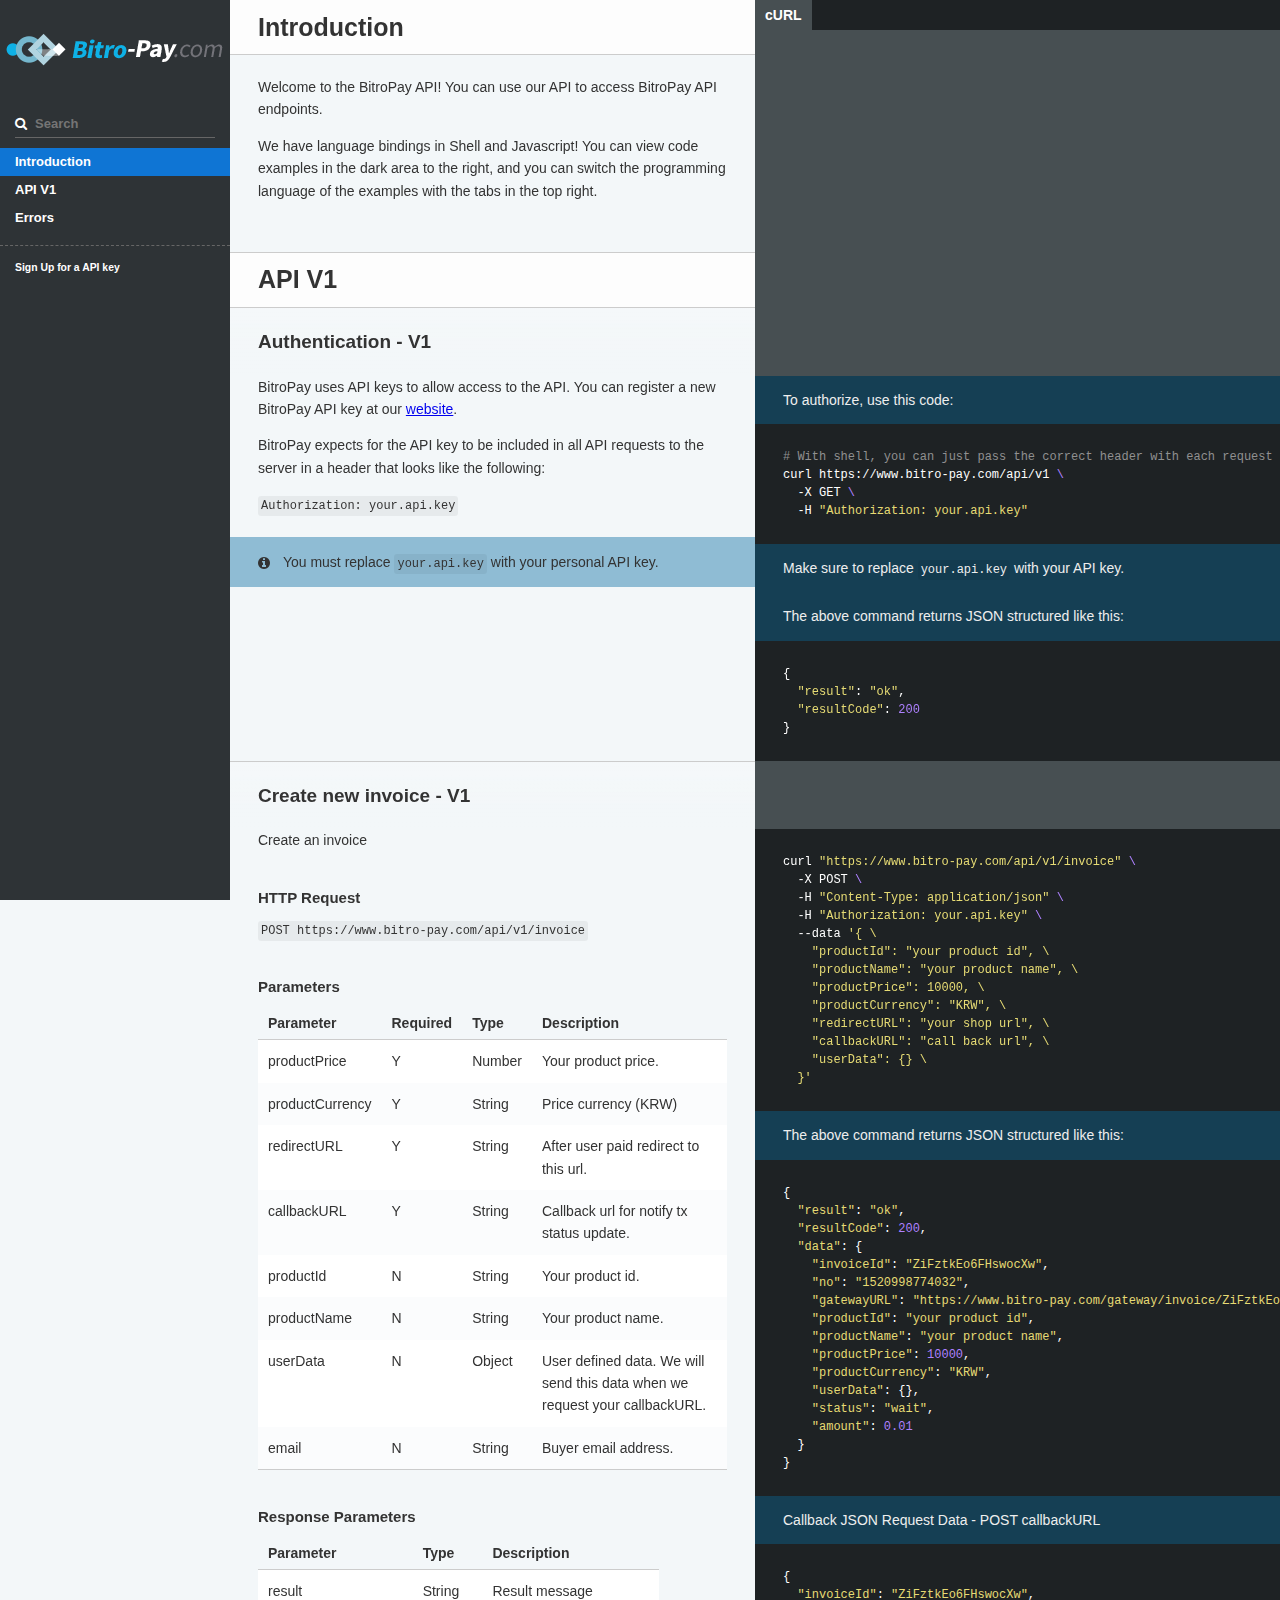
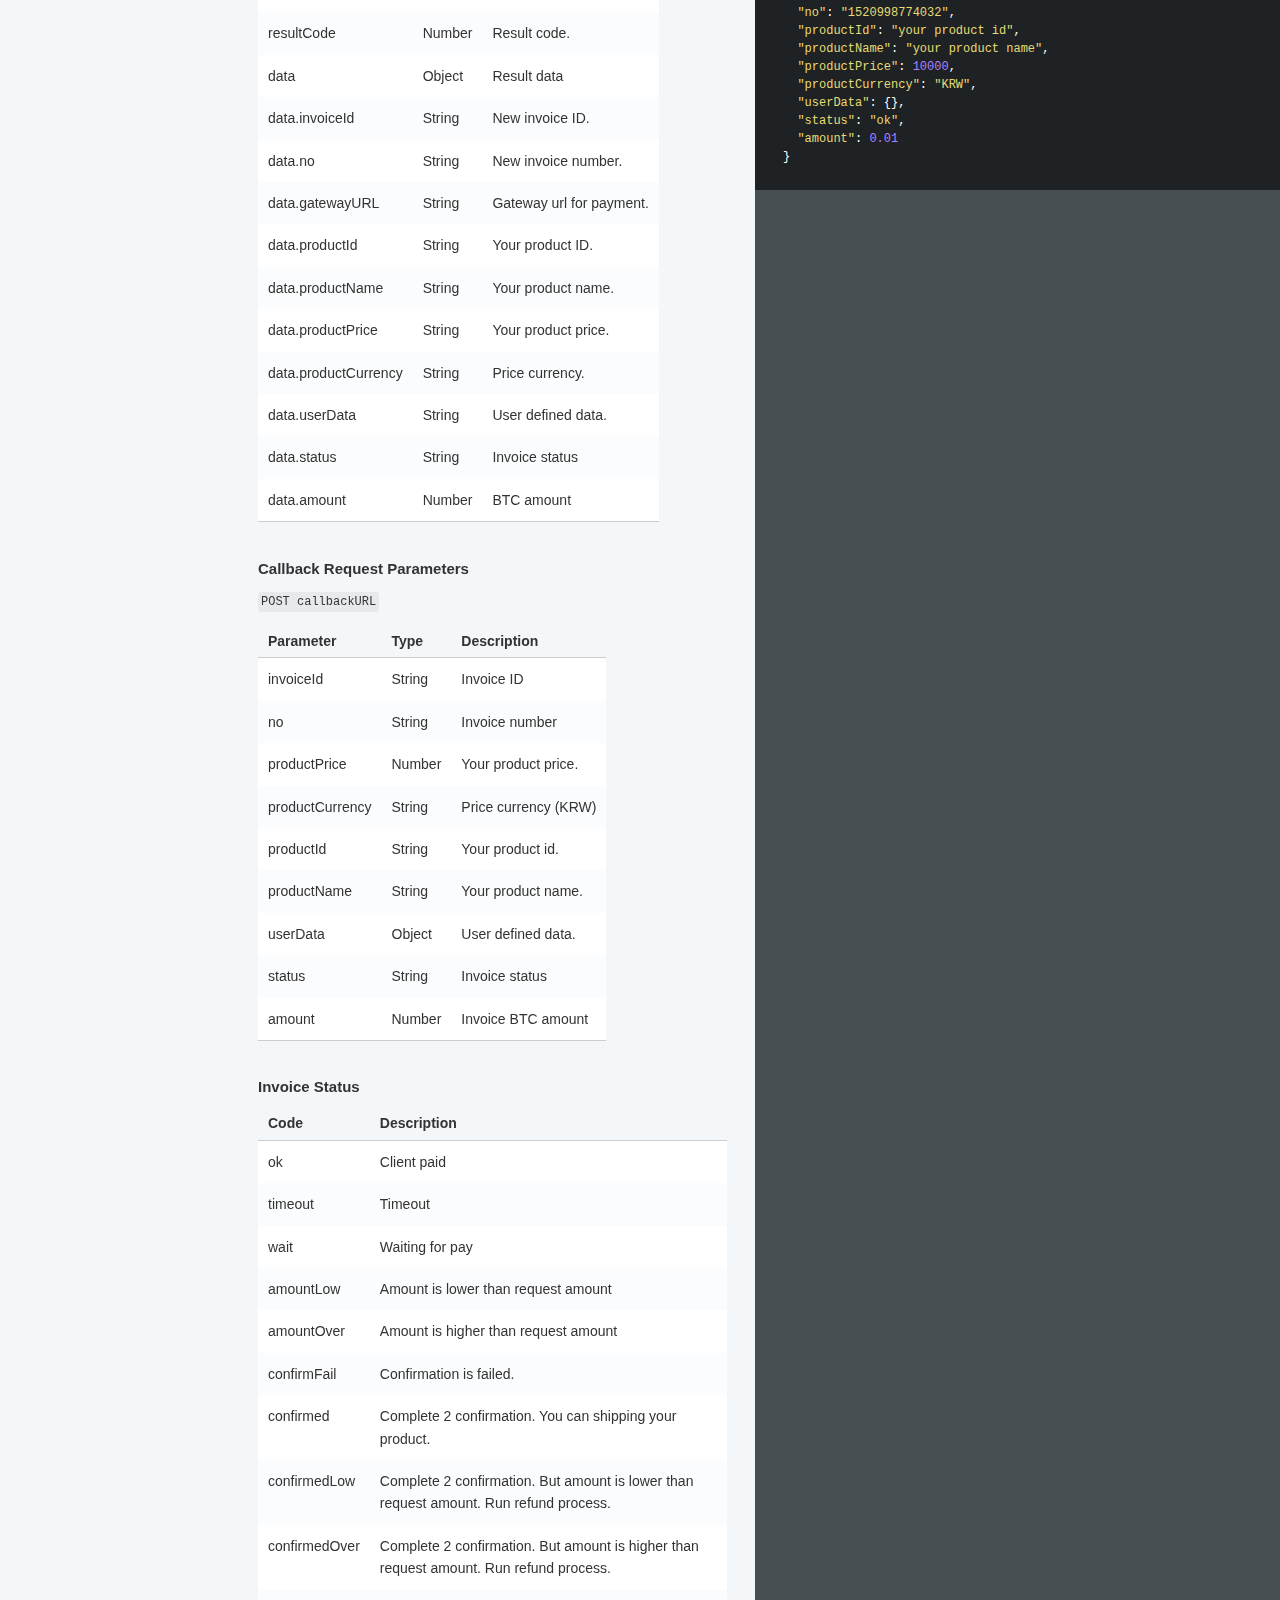
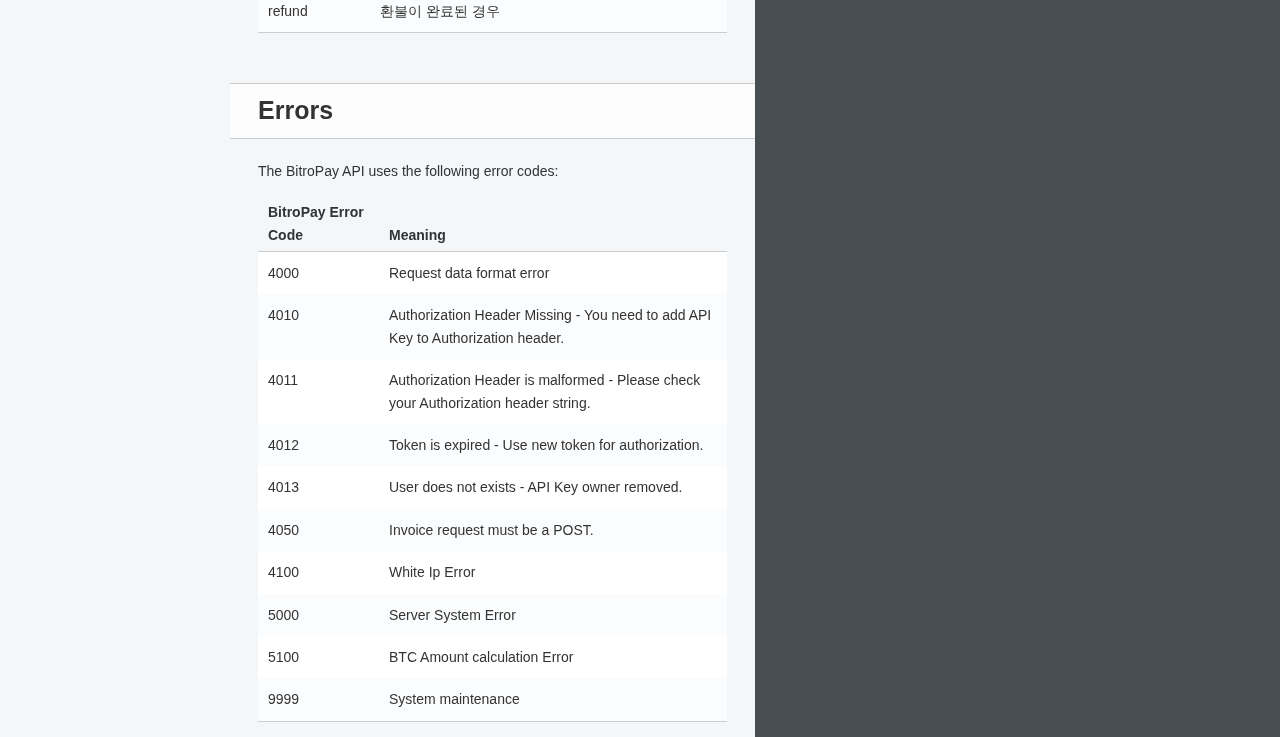
<file: en/index.html>
<!doctype html>
<html>
  <head>
    <meta charset="utf-8">
    <meta content="IE=edge,chrome=1" http-equiv="X-UA-Compatible">
    <meta name="viewport" content="width=device-width, initial-scale=1, maximum-scale=1">
    <title>BitroPay API Reference</title>

    <style>
      .highlight table td { padding: 5px; }
.highlight table pre { margin: 0; }
.highlight .gh {
  color: #999999;
}
.highlight .sr {
  color: #f6aa11;
}
.highlight .go {
  color: #888888;
}
.highlight .gp {
  color: #555555;
}
.highlight .gs {
}
.highlight .gu {
  color: #aaaaaa;
}
.highlight .nb {
  color: #f6aa11;
}
.highlight .cm {
  color: #75715e;
}
.highlight .cp {
  color: #75715e;
}
.highlight .c1 {
  color: #75715e;
}
.highlight .cs {
  color: #75715e;
}
.highlight .c, .highlight .cd {
  color: #75715e;
}
.highlight .err {
  color: #960050;
}
.highlight .gr {
  color: #960050;
}
.highlight .gt {
  color: #960050;
}
.highlight .gd {
  color: #49483e;
}
.highlight .gi {
  color: #49483e;
}
.highlight .ge {
  color: #49483e;
}
.highlight .kc {
  color: #66d9ef;
}
.highlight .kd {
  color: #66d9ef;
}
.highlight .kr {
  color: #66d9ef;
}
.highlight .no {
  color: #66d9ef;
}
.highlight .kt {
  color: #66d9ef;
}
.highlight .mf {
  color: #ae81ff;
}
.highlight .mh {
  color: #ae81ff;
}
.highlight .il {
  color: #ae81ff;
}
.highlight .mi {
  color: #ae81ff;
}
.highlight .mo {
  color: #ae81ff;
}
.highlight .m, .highlight .mb, .highlight .mx {
  color: #ae81ff;
}
.highlight .sc {
  color: #ae81ff;
}
.highlight .se {
  color: #ae81ff;
}
.highlight .ss {
  color: #ae81ff;
}
.highlight .sd {
  color: #e6db74;
}
.highlight .s2 {
  color: #e6db74;
}
.highlight .sb {
  color: #e6db74;
}
.highlight .sh {
  color: #e6db74;
}
.highlight .si {
  color: #e6db74;
}
.highlight .sx {
  color: #e6db74;
}
.highlight .s1 {
  color: #e6db74;
}
.highlight .s {
  color: #e6db74;
}
.highlight .na {
  color: #a6e22e;
}
.highlight .nc {
  color: #a6e22e;
}
.highlight .nd {
  color: #a6e22e;
}
.highlight .ne {
  color: #a6e22e;
}
.highlight .nf {
  color: #a6e22e;
}
.highlight .vc {
  color: #ffffff;
}
.highlight .nn {
  color: #ffffff;
}
.highlight .nl {
  color: #ffffff;
}
.highlight .ni {
  color: #ffffff;
}
.highlight .bp {
  color: #ffffff;
}
.highlight .vg {
  color: #ffffff;
}
.highlight .vi {
  color: #ffffff;
}
.highlight .nv {
  color: #ffffff;
}
.highlight .w {
  color: #ffffff;
}
.highlight {
  color: #ffffff;
}
.highlight .n, .highlight .py, .highlight .nx {
  color: #ffffff;
}
.highlight .ow {
  color: #f92672;
}
.highlight .nt {
  color: #f92672;
}
.highlight .k, .highlight .kv {
  color: #f92672;
}
.highlight .kn {
  color: #f92672;
}
.highlight .kp {
  color: #f92672;
}
.highlight .o {
  color: #f92672;
}
    </style>
    <link href="stylesheets/screen.css" rel="stylesheet" media="screen" />
    <link href="stylesheets/print.css" rel="stylesheet" media="print" />
      <script src="javascripts/all.js"></script>
  </head>

  <body class="index" data-languages="[&quot;shell&quot;]">
    <a href="#" id="nav-button">
      <span>
        NAV
        <img src="images/navbar.png" alt="Navbar" />
      </span>
    </a>
    <div class="toc-wrapper">
      <a href="https://www.bitro-pay.com"><img src="images/logo.png" class="logo" alt="Logo" /></a>
        <div class="lang-selector">
              <a href="#" data-language-name="shell">cURL</a>
        </div>
        <div class="search">
          <input type="text" class="search" id="input-search" placeholder="Search">
        </div>
        <ul class="search-results"></ul>
      <div id="toc" class="toc-list-h1">
          <li>
            <a href="#introduction" class="toc-h1 toc-link" data-title="introduction">Introduction</a>
          </li>
          <li>
            <a href="#api-v1" class="toc-h1 toc-link" data-title="api-v1">API V1</a>
              <ul class="toc-list-h2">
                  <li>
                    <a href="#authentication-v1" class="toc-h2 toc-link" data-title="authentication-v1">Authentication - V1</a>
                  </li>
                  <li>
                    <a href="#create-new-invoice-v1" class="toc-h2 toc-link" data-title="create-new-invoice-v1">Create new invoice - V1</a>
                  </li>
              </ul>
          </li>
          <li>
            <a href="#errors" class="toc-h1 toc-link" data-title="errors">Errors</a>
          </li>
      </div>
        <ul class="toc-footer">
            <li><a href='https://www.bitro-pay.com'>Sign Up for a API key</a></li>
        </ul>
    </div>
    <div class="page-wrapper">
      <div class="dark-box"></div>
      <div class="content">
        <h1 id='introduction'>Introduction</h1>
<p>Welcome to the BitroPay API! You can use our API to access BitroPay API endpoints.</p>

<p>We have language bindings in Shell and Javascript! You can view code examples in the dark area to the right, and you can switch the programming language of the examples with the tabs in the top right.</p>
<h1 id='api-v1'>API V1</h1><h2 id='authentication-v1'>Authentication - V1</h2>
<blockquote>
<p>To authorize, use this code:</p>
</blockquote>
<pre class="highlight shell tab-shell"><code><span class="c"># With shell, you can just pass the correct header with each request</span>
curl https://www.bitro-pay.com/api/v1 <span class="se">\</span>
  -X GET <span class="se">\</span>
  -H <span class="s2">"Authorization: your.api.key"</span>
</code></pre>
<blockquote>
<p>Make sure to replace <code>your.api.key</code> with your API key.</p>

<p>The above command returns JSON structured like this:</p>
</blockquote>
<pre class="highlight json tab-json"><code><span class="p">{</span><span class="w">
  </span><span class="s2">"result"</span><span class="p">:</span><span class="w"> </span><span class="s2">"ok"</span><span class="p">,</span><span class="w">
  </span><span class="s2">"resultCode"</span><span class="p">:</span><span class="w"> </span><span class="mi">200</span><span class="w">
</span><span class="p">}</span><span class="w">
</span></code></pre>
<p>BitroPay uses API keys to allow access to the API. You can register a new BitroPay API key at our <a href="https://www.bitro-pay.com">website</a>.</p>

<p>BitroPay expects for the API key to be included in all API requests to the server in a header that looks like the following:</p>

<p><code>Authorization: your.api.key</code></p>

<aside class="notice">
You must replace <code>your.api.key</code> with your personal API key.
</aside>
<h2 id='create-new-invoice-v1'>Create new invoice - V1</h2><pre class="highlight shell tab-shell"><code>curl <span class="s2">"https://www.bitro-pay.com/api/v1/invoice"</span> <span class="se">\</span>
  -X POST <span class="se">\</span>
  -H <span class="s2">"Content-Type: application/json"</span> <span class="se">\</span>
  -H <span class="s2">"Authorization: your.api.key"</span> <span class="se">\</span>
  --data <span class="s1">'{ \
    "productId": "your product id", \ 
    "productName": "your product name", \ 
    "productPrice": 10000, \
    "productCurrency": "KRW", \
    "redirectURL": "your shop url", \
    "callbackURL": "call back url", \
    "userData": {} \
  }'</span>
</code></pre>
<blockquote>
<p>The above command returns JSON structured like this:</p>
</blockquote>
<pre class="highlight json tab-json"><code><span class="p">{</span><span class="w">
  </span><span class="s2">"result"</span><span class="p">:</span><span class="w"> </span><span class="s2">"ok"</span><span class="p">,</span><span class="w">
  </span><span class="s2">"resultCode"</span><span class="p">:</span><span class="w"> </span><span class="mi">200</span><span class="p">,</span><span class="w">
  </span><span class="s2">"data"</span><span class="p">:</span><span class="w"> </span><span class="p">{</span><span class="w">
    </span><span class="s2">"invoiceId"</span><span class="p">:</span><span class="w"> </span><span class="s2">"ZiFztkEo6FHswocXw"</span><span class="p">,</span><span class="w">
    </span><span class="s2">"no"</span><span class="p">:</span><span class="w"> </span><span class="s2">"1520998774032"</span><span class="p">,</span><span class="w">
    </span><span class="s2">"gatewayURL"</span><span class="p">:</span><span class="w"> </span><span class="s2">"https://www.bitro-pay.com/gateway/invoice/ZiFztkEo6FHswocXw"</span><span class="p">,</span><span class="w">
    </span><span class="s2">"productId"</span><span class="p">:</span><span class="w"> </span><span class="s2">"your product id"</span><span class="p">,</span><span class="w">
    </span><span class="s2">"productName"</span><span class="p">:</span><span class="w"> </span><span class="s2">"your product name"</span><span class="p">,</span><span class="w">
    </span><span class="s2">"productPrice"</span><span class="p">:</span><span class="w"> </span><span class="mi">10000</span><span class="p">,</span><span class="w">
    </span><span class="s2">"productCurrency"</span><span class="p">:</span><span class="w"> </span><span class="s2">"KRW"</span><span class="p">,</span><span class="w">
    </span><span class="s2">"userData"</span><span class="p">:</span><span class="w"> </span><span class="p">{},</span><span class="w">
    </span><span class="s2">"status"</span><span class="p">:</span><span class="w"> </span><span class="s2">"wait"</span><span class="p">,</span><span class="w">
    </span><span class="s2">"amount"</span><span class="p">:</span><span class="w"> </span><span class="mf">0.01</span><span class="w">
  </span><span class="p">}</span><span class="w">
</span><span class="p">}</span><span class="w">
</span></code></pre>
<blockquote>
<p>Callback JSON Request Data - POST callbackURL</p>
</blockquote>
<pre class="highlight json tab-json"><code><span class="p">{</span><span class="w">
  </span><span class="s2">"invoiceId"</span><span class="p">:</span><span class="w"> </span><span class="s2">"ZiFztkEo6FHswocXw"</span><span class="p">,</span><span class="w">
  </span><span class="s2">"no"</span><span class="p">:</span><span class="w"> </span><span class="s2">"1520998774032"</span><span class="p">,</span><span class="w">
  </span><span class="s2">"productId"</span><span class="p">:</span><span class="w"> </span><span class="s2">"your product id"</span><span class="p">,</span><span class="w">
  </span><span class="s2">"productName"</span><span class="p">:</span><span class="w"> </span><span class="s2">"your product name"</span><span class="p">,</span><span class="w">
  </span><span class="s2">"productPrice"</span><span class="p">:</span><span class="w"> </span><span class="mi">10000</span><span class="p">,</span><span class="w">
  </span><span class="s2">"productCurrency"</span><span class="p">:</span><span class="w"> </span><span class="s2">"KRW"</span><span class="p">,</span><span class="w">
  </span><span class="s2">"userData"</span><span class="p">:</span><span class="w"> </span><span class="p">{},</span><span class="w">
  </span><span class="s2">"status"</span><span class="p">:</span><span class="w"> </span><span class="s2">"ok"</span><span class="p">,</span><span class="w">
  </span><span class="s2">"amount"</span><span class="p">:</span><span class="w"> </span><span class="mf">0.01</span><span class="w">
</span><span class="p">}</span><span class="w">
</span></code></pre>
<p>Create an invoice</p>
<h3 id='http-request'>HTTP Request</h3>
<p><code>POST https://www.bitro-pay.com/api/v1/invoice</code></p>
<h3 id='parameters'>Parameters</h3>
<table><thead>
<tr>
<th>Parameter</th>
<th>Required</th>
<th>Type</th>
<th>Description</th>
</tr>
</thead><tbody>
<tr>
<td>productPrice</td>
<td>Y</td>
<td>Number</td>
<td>Your product price.</td>
</tr>
<tr>
<td>productCurrency</td>
<td>Y</td>
<td>String</td>
<td>Price currency (KRW)</td>
</tr>
<tr>
<td>redirectURL</td>
<td>Y</td>
<td>String</td>
<td>After user paid redirect to this url.</td>
</tr>
<tr>
<td>callbackURL</td>
<td>Y</td>
<td>String</td>
<td>Callback url for notify tx status update.</td>
</tr>
<tr>
<td>productId</td>
<td>N</td>
<td>String</td>
<td>Your product id.</td>
</tr>
<tr>
<td>productName</td>
<td>N</td>
<td>String</td>
<td>Your product name.</td>
</tr>
<tr>
<td>userData</td>
<td>N</td>
<td>Object</td>
<td>User defined data. We will send this data when we request your callbackURL.</td>
</tr>
<tr>
<td>email</td>
<td>N</td>
<td>String</td>
<td>Buyer email address.</td>
</tr>
</tbody></table>
<h3 id='response-parameters'>Response Parameters</h3>
<table><thead>
<tr>
<th>Parameter</th>
<th>Type</th>
<th>Description</th>
</tr>
</thead><tbody>
<tr>
<td>result</td>
<td>String</td>
<td>Result message</td>
</tr>
<tr>
<td>resultCode</td>
<td>Number</td>
<td>Result code.</td>
</tr>
<tr>
<td>data</td>
<td>Object</td>
<td>Result data</td>
</tr>
<tr>
<td>data.invoiceId</td>
<td>String</td>
<td>New invoice ID.</td>
</tr>
<tr>
<td>data.no</td>
<td>String</td>
<td>New invoice number.</td>
</tr>
<tr>
<td>data.gatewayURL</td>
<td>String</td>
<td>Gateway url for payment.</td>
</tr>
<tr>
<td>data.productId</td>
<td>String</td>
<td>Your product ID.</td>
</tr>
<tr>
<td>data.productName</td>
<td>String</td>
<td>Your product name.</td>
</tr>
<tr>
<td>data.productPrice</td>
<td>String</td>
<td>Your product price.</td>
</tr>
<tr>
<td>data.productCurrency</td>
<td>String</td>
<td>Price currency.</td>
</tr>
<tr>
<td>data.userData</td>
<td>String</td>
<td>User defined data.</td>
</tr>
<tr>
<td>data.status</td>
<td>String</td>
<td>Invoice status</td>
</tr>
<tr>
<td>data.amount</td>
<td>Number</td>
<td>BTC amount</td>
</tr>
</tbody></table>
<h3 id='callback-request-parameters'>Callback Request Parameters</h3>
<p><code>POST callbackURL</code></p>

<table><thead>
<tr>
<th>Parameter</th>
<th>Type</th>
<th>Description</th>
</tr>
</thead><tbody>
<tr>
<td>invoiceId</td>
<td>String</td>
<td>Invoice ID</td>
</tr>
<tr>
<td>no</td>
<td>String</td>
<td>Invoice number</td>
</tr>
<tr>
<td>productPrice</td>
<td>Number</td>
<td>Your product price.</td>
</tr>
<tr>
<td>productCurrency</td>
<td>String</td>
<td>Price currency (KRW)</td>
</tr>
<tr>
<td>productId</td>
<td>String</td>
<td>Your product id.</td>
</tr>
<tr>
<td>productName</td>
<td>String</td>
<td>Your product name.</td>
</tr>
<tr>
<td>userData</td>
<td>Object</td>
<td>User defined data.</td>
</tr>
<tr>
<td>status</td>
<td>String</td>
<td>Invoice status</td>
</tr>
<tr>
<td>amount</td>
<td>Number</td>
<td>Invoice BTC amount</td>
</tr>
</tbody></table>
<h3 id='invoice-status'>Invoice Status</h3>
<table><thead>
<tr>
<th>Code</th>
<th>Description</th>
</tr>
</thead><tbody>
<tr>
<td>ok</td>
<td>Client paid</td>
</tr>
<tr>
<td>timeout</td>
<td>Timeout</td>
</tr>
<tr>
<td>wait</td>
<td>Waiting for pay</td>
</tr>
<tr>
<td>amountLow</td>
<td>Amount is lower than request amount</td>
</tr>
<tr>
<td>amountOver</td>
<td>Amount is higher than request amount</td>
</tr>
<tr>
<td>confirmFail</td>
<td>Confirmation is failed.</td>
</tr>
<tr>
<td>confirmed</td>
<td>Complete 2 confirmation. You can shipping your product.</td>
</tr>
<tr>
<td>confirmedLow</td>
<td>Complete 2 confirmation. But amount is lower than request amount. Run refund process.</td>
</tr>
<tr>
<td>confirmedOver</td>
<td>Complete 2 confirmation. But amount is higher than request amount. Run refund process.</td>
</tr>
<tr>
<td>refund</td>
<td>환불이 완료된 경우</td>
</tr>
</tbody></table>
<h1 id='errors'>Errors</h1>
<p>The BitroPay API uses the following error codes:</p>

<table><thead>
<tr>
<th>BitroPay Error Code</th>
<th>Meaning</th>
</tr>
</thead><tbody>
<tr>
<td>4000</td>
<td>Request data format error</td>
</tr>
<tr>
<td>4010</td>
<td>Authorization Header Missing - You need to add API Key to Authorization header.</td>
</tr>
<tr>
<td>4011</td>
<td>Authorization Header is malformed - Please check your Authorization header string.</td>
</tr>
<tr>
<td>4012</td>
<td>Token is expired - Use new token for authorization.</td>
</tr>
<tr>
<td>4013</td>
<td>User does not exists - API Key owner removed.</td>
</tr>
<tr>
<td>4050</td>
<td>Invoice request must be a POST.</td>
</tr>
<tr>
<td>4100</td>
<td>White Ip Error</td>
</tr>
<tr>
<td>5000</td>
<td>Server System Error</td>
</tr>
<tr>
<td>5100</td>
<td>BTC Amount calculation Error</td>
</tr>
<tr>
<td>9999</td>
<td>System maintenance</td>
</tr>
</tbody></table>

      </div>
      <div class="dark-box">
          <div class="lang-selector">
                <a href="#" data-language-name="shell">cURL</a>
          </div>
      </div>
    </div>
  </body>
</html>
</file>
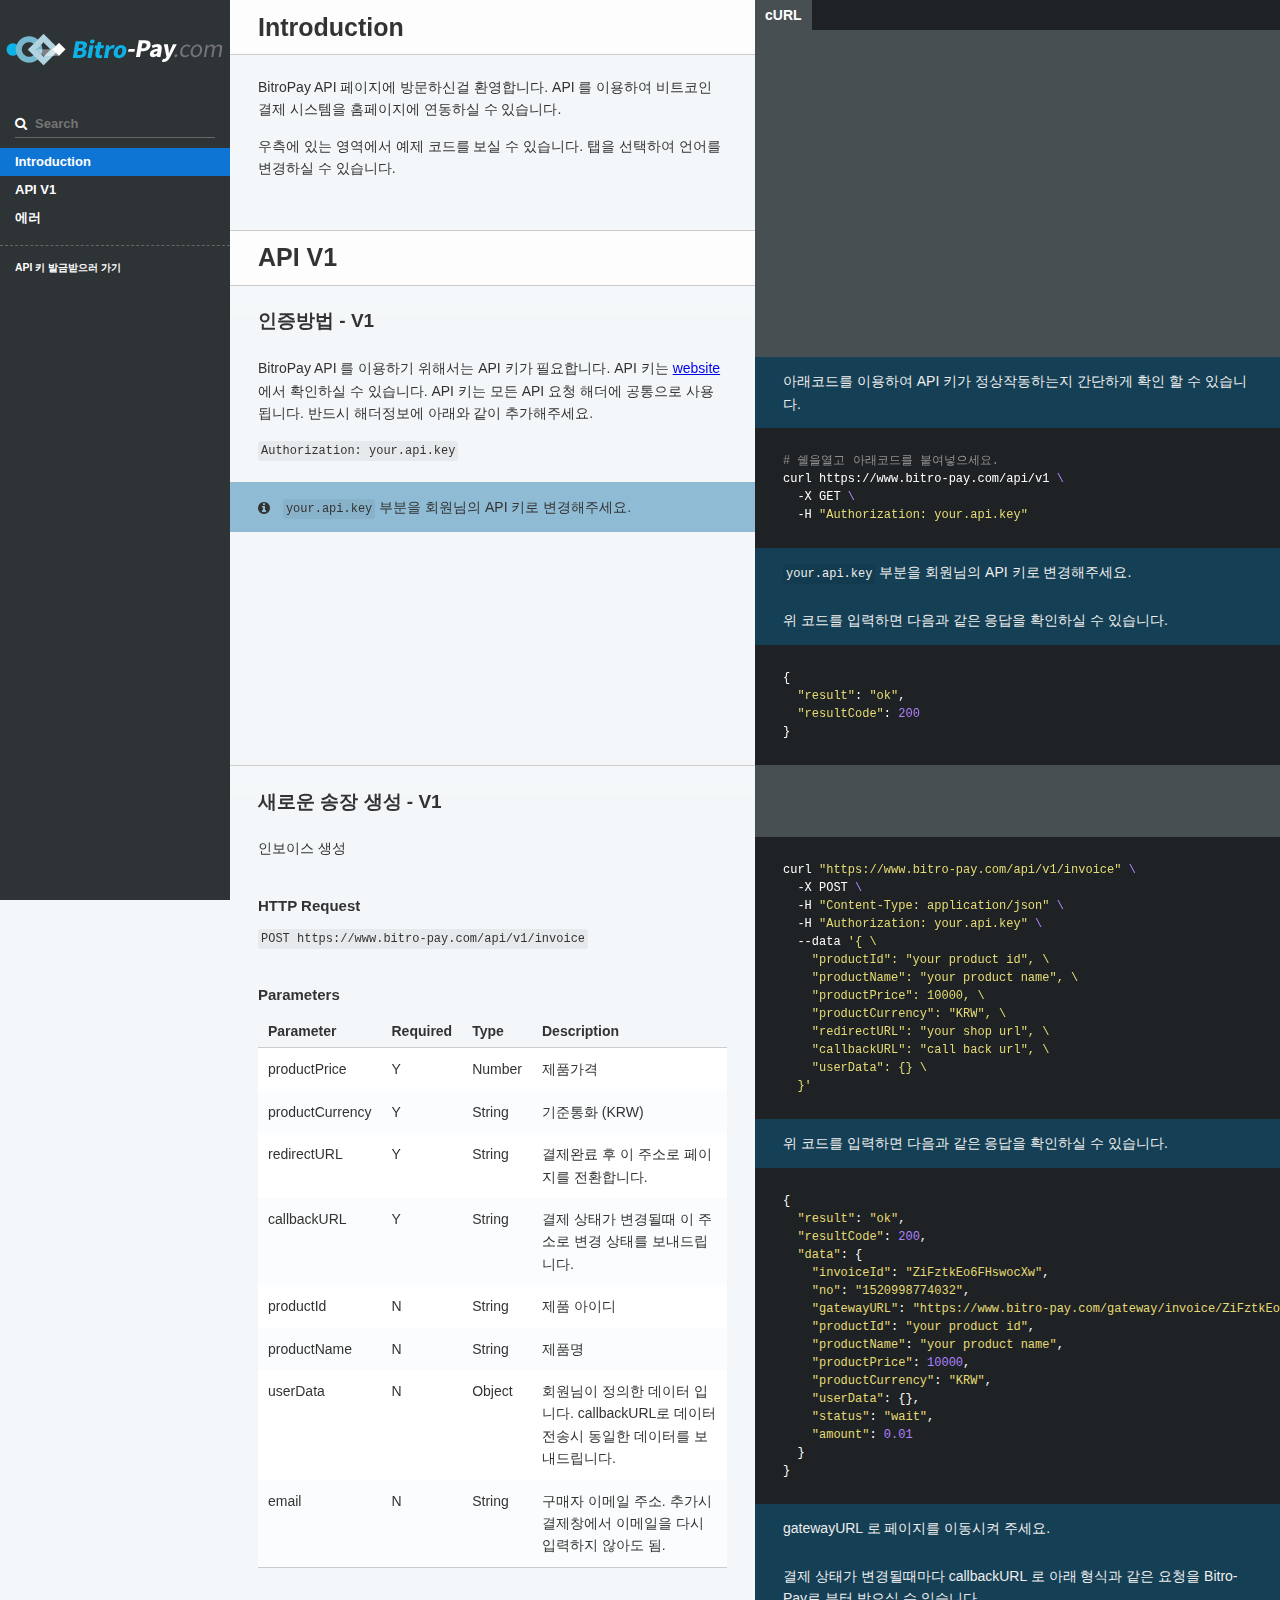
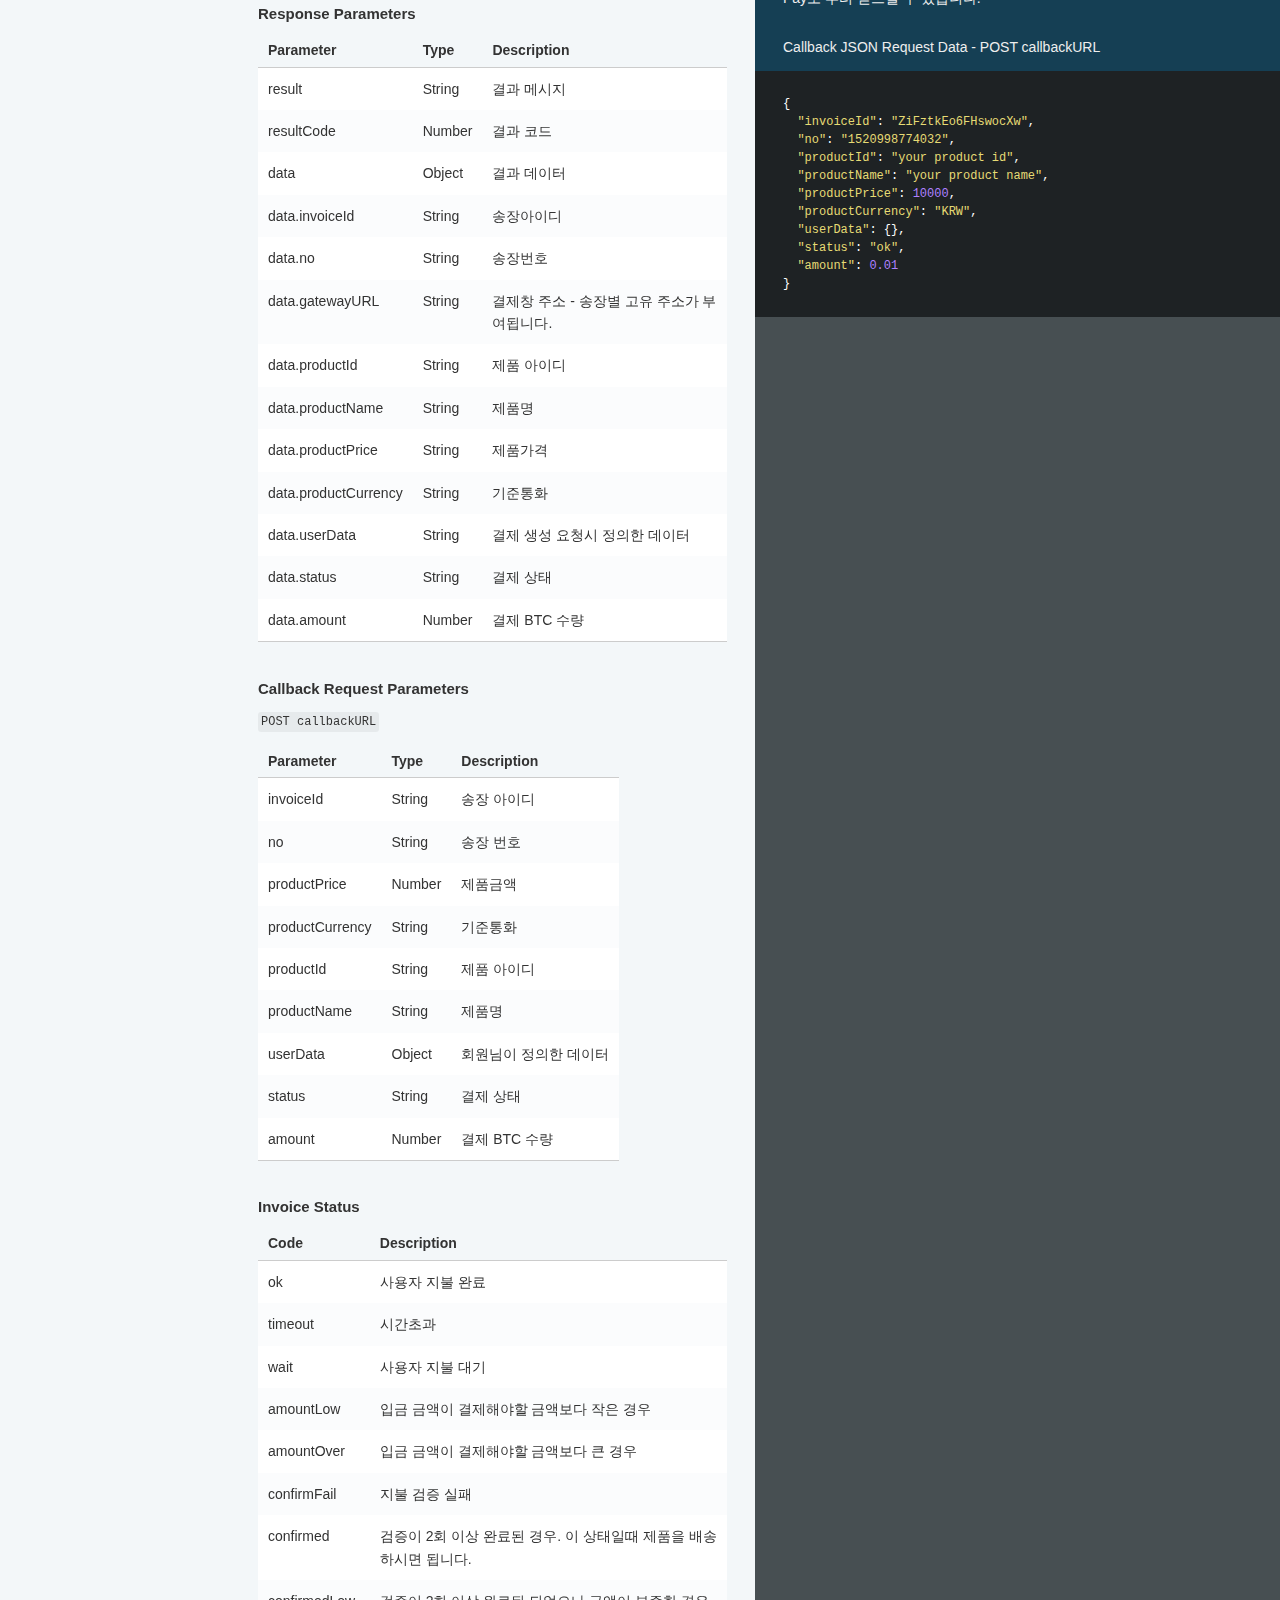
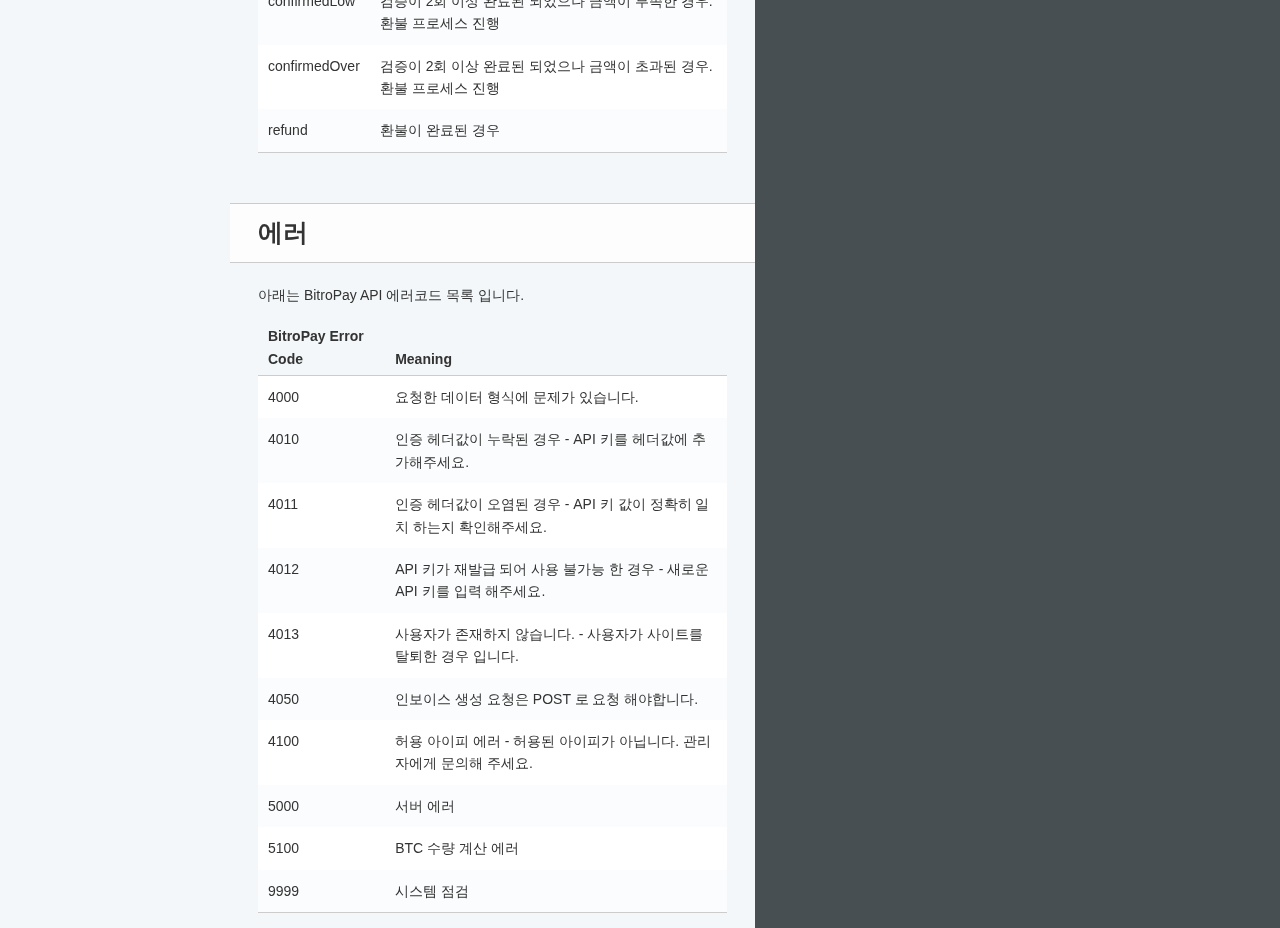
<file: ko/index.html>
<!doctype html>
<html>
  <head>
    <meta charset="utf-8">
    <meta content="IE=edge,chrome=1" http-equiv="X-UA-Compatible">
    <meta name="viewport" content="width=device-width, initial-scale=1, maximum-scale=1">
    <title>BitroPay API 문서</title>

    <style>
      .highlight table td { padding: 5px; }
.highlight table pre { margin: 0; }
.highlight .gh {
  color: #999999;
}
.highlight .sr {
  color: #f6aa11;
}
.highlight .go {
  color: #888888;
}
.highlight .gp {
  color: #555555;
}
.highlight .gs {
}
.highlight .gu {
  color: #aaaaaa;
}
.highlight .nb {
  color: #f6aa11;
}
.highlight .cm {
  color: #75715e;
}
.highlight .cp {
  color: #75715e;
}
.highlight .c1 {
  color: #75715e;
}
.highlight .cs {
  color: #75715e;
}
.highlight .c, .highlight .cd {
  color: #75715e;
}
.highlight .err {
  color: #960050;
}
.highlight .gr {
  color: #960050;
}
.highlight .gt {
  color: #960050;
}
.highlight .gd {
  color: #49483e;
}
.highlight .gi {
  color: #49483e;
}
.highlight .ge {
  color: #49483e;
}
.highlight .kc {
  color: #66d9ef;
}
.highlight .kd {
  color: #66d9ef;
}
.highlight .kr {
  color: #66d9ef;
}
.highlight .no {
  color: #66d9ef;
}
.highlight .kt {
  color: #66d9ef;
}
.highlight .mf {
  color: #ae81ff;
}
.highlight .mh {
  color: #ae81ff;
}
.highlight .il {
  color: #ae81ff;
}
.highlight .mi {
  color: #ae81ff;
}
.highlight .mo {
  color: #ae81ff;
}
.highlight .m, .highlight .mb, .highlight .mx {
  color: #ae81ff;
}
.highlight .sc {
  color: #ae81ff;
}
.highlight .se {
  color: #ae81ff;
}
.highlight .ss {
  color: #ae81ff;
}
.highlight .sd {
  color: #e6db74;
}
.highlight .s2 {
  color: #e6db74;
}
.highlight .sb {
  color: #e6db74;
}
.highlight .sh {
  color: #e6db74;
}
.highlight .si {
  color: #e6db74;
}
.highlight .sx {
  color: #e6db74;
}
.highlight .s1 {
  color: #e6db74;
}
.highlight .s {
  color: #e6db74;
}
.highlight .na {
  color: #a6e22e;
}
.highlight .nc {
  color: #a6e22e;
}
.highlight .nd {
  color: #a6e22e;
}
.highlight .ne {
  color: #a6e22e;
}
.highlight .nf {
  color: #a6e22e;
}
.highlight .vc {
  color: #ffffff;
}
.highlight .nn {
  color: #ffffff;
}
.highlight .nl {
  color: #ffffff;
}
.highlight .ni {
  color: #ffffff;
}
.highlight .bp {
  color: #ffffff;
}
.highlight .vg {
  color: #ffffff;
}
.highlight .vi {
  color: #ffffff;
}
.highlight .nv {
  color: #ffffff;
}
.highlight .w {
  color: #ffffff;
}
.highlight {
  color: #ffffff;
}
.highlight .n, .highlight .py, .highlight .nx {
  color: #ffffff;
}
.highlight .ow {
  color: #f92672;
}
.highlight .nt {
  color: #f92672;
}
.highlight .k, .highlight .kv {
  color: #f92672;
}
.highlight .kn {
  color: #f92672;
}
.highlight .kp {
  color: #f92672;
}
.highlight .o {
  color: #f92672;
}
    </style>
    <link href="stylesheets/screen.css" rel="stylesheet" media="screen" />
    <link href="stylesheets/print.css" rel="stylesheet" media="print" />
      <script src="javascripts/all.js"></script>
  </head>

  <body class="index" data-languages="[&quot;shell&quot;]">
    <a href="#" id="nav-button">
      <span>
        NAV
        <img src="images/navbar.png" alt="Navbar" />
      </span>
    </a>
    <div class="toc-wrapper">
      <a href="https://www.bitro-pay.com"><img src="images/logo.png" class="logo" alt="Logo" /></a>
        <div class="lang-selector">
              <a href="#" data-language-name="shell">cURL</a>
        </div>
        <div class="search">
          <input type="text" class="search" id="input-search" placeholder="Search">
        </div>
        <ul class="search-results"></ul>
      <div id="toc" class="toc-list-h1">
          <li>
            <a href="#introduction" class="toc-h1 toc-link" data-title="introduction">Introduction</a>
          </li>
          <li>
            <a href="#api-v1" class="toc-h1 toc-link" data-title="api-v1">API V1</a>
              <ul class="toc-list-h2">
                  <li>
                    <a href="#v1" class="toc-h2 toc-link" data-title="v1">인증방법 - V1</a>
                  </li>
                  <li>
                    <a href="#v1-2" class="toc-h2 toc-link" data-title="v1">새로운 송장 생성 - V1</a>
                  </li>
              </ul>
          </li>
          <li>
            <a href="#82dac39707" class="toc-h1 toc-link" data-title="">에러</a>
          </li>
      </div>
        <ul class="toc-footer">
            <li><a href='https://www.bitro-pay.com'>API 키 발금받으러 가기</a></li>
        </ul>
    </div>
    <div class="page-wrapper">
      <div class="dark-box"></div>
      <div class="content">
        <h1 id='introduction'>Introduction</h1>
<p>BitroPay API 페이지에 방문하신걸 환영합니다. API 를 이용하여 비트코인 결제 시스템을 홈페이지에 연동하실 수 있습니다. </p>

<p>우측에 있는 영역에서 예제 코드를 보실 수 있습니다. 탭을 선택하여 언어를 변경하실 수 있습니다.</p>
<h1 id='api-v1'>API V1</h1><h2 id='v1'>인증방법 - V1</h2>
<blockquote>
<p>아래코드를 이용하여 API 키가 정상작동하는지 간단하게 확인 할 수 있습니다.</p>
</blockquote>
<pre class="highlight shell tab-shell"><code><span class="c"># 쉘을열고 아래코드를 붙여넣으세요.</span>
curl https://www.bitro-pay.com/api/v1 <span class="se">\</span>
  -X GET <span class="se">\</span>
  -H <span class="s2">"Authorization: your.api.key"</span>
</code></pre>
<blockquote>
<p><code>your.api.key</code> 부분을 회원님의 API 키로 변경해주세요.</p>

<p>위 코드를 입력하면 다음과 같은 응답을 확인하실 수 있습니다.</p>
</blockquote>
<pre class="highlight json tab-json"><code><span class="p">{</span><span class="w">
  </span><span class="s2">"result"</span><span class="p">:</span><span class="w"> </span><span class="s2">"ok"</span><span class="p">,</span><span class="w">
  </span><span class="s2">"resultCode"</span><span class="p">:</span><span class="w"> </span><span class="mi">200</span><span class="w">
</span><span class="p">}</span><span class="w">
</span></code></pre>
<p>BitroPay API 를 이용하기 위해서는 API 키가 필요합니다.
API 키는 <a href="https://www.bitro-pay.com/merchant/setting">website</a> 에서 확인하실 수 있습니다.
API 키는 모든 API 요청 해더에 공통으로 사용 됩니다. 반드시 해더정보에 아래와 같이 추가해주세요.</p>

<p><code>Authorization: your.api.key</code></p>

<aside class="notice">
<code>your.api.key</code> 부분을 회원님의 API 키로 변경해주세요.
</aside>
<h2 id='v1-2'>새로운 송장 생성 - V1</h2><pre class="highlight shell tab-shell"><code>curl <span class="s2">"https://www.bitro-pay.com/api/v1/invoice"</span> <span class="se">\</span>
  -X POST <span class="se">\</span>
  -H <span class="s2">"Content-Type: application/json"</span> <span class="se">\</span>
  -H <span class="s2">"Authorization: your.api.key"</span> <span class="se">\</span>
  --data <span class="s1">'{ \
    "productId": "your product id", \ 
    "productName": "your product name", \ 
    "productPrice": 10000, \
    "productCurrency": "KRW", \
    "redirectURL": "your shop url", \
    "callbackURL": "call back url", \
    "userData": {} \
  }'</span>
</code></pre>
<blockquote>
<p>위 코드를 입력하면 다음과 같은 응답을 확인하실 수 있습니다.</p>
</blockquote>
<pre class="highlight json tab-json"><code><span class="p">{</span><span class="w">
  </span><span class="s2">"result"</span><span class="p">:</span><span class="w"> </span><span class="s2">"ok"</span><span class="p">,</span><span class="w">
  </span><span class="s2">"resultCode"</span><span class="p">:</span><span class="w"> </span><span class="mi">200</span><span class="p">,</span><span class="w">
  </span><span class="s2">"data"</span><span class="p">:</span><span class="w"> </span><span class="p">{</span><span class="w">
    </span><span class="s2">"invoiceId"</span><span class="p">:</span><span class="w"> </span><span class="s2">"ZiFztkEo6FHswocXw"</span><span class="p">,</span><span class="w">
    </span><span class="s2">"no"</span><span class="p">:</span><span class="w"> </span><span class="s2">"1520998774032"</span><span class="p">,</span><span class="w">
    </span><span class="s2">"gatewayURL"</span><span class="p">:</span><span class="w"> </span><span class="s2">"https://www.bitro-pay.com/gateway/invoice/ZiFztkEo6FHswocXw"</span><span class="p">,</span><span class="w">
    </span><span class="s2">"productId"</span><span class="p">:</span><span class="w"> </span><span class="s2">"your product id"</span><span class="p">,</span><span class="w">
    </span><span class="s2">"productName"</span><span class="p">:</span><span class="w"> </span><span class="s2">"your product name"</span><span class="p">,</span><span class="w">
    </span><span class="s2">"productPrice"</span><span class="p">:</span><span class="w"> </span><span class="mi">10000</span><span class="p">,</span><span class="w">
    </span><span class="s2">"productCurrency"</span><span class="p">:</span><span class="w"> </span><span class="s2">"KRW"</span><span class="p">,</span><span class="w">
    </span><span class="s2">"userData"</span><span class="p">:</span><span class="w"> </span><span class="p">{},</span><span class="w">
    </span><span class="s2">"status"</span><span class="p">:</span><span class="w"> </span><span class="s2">"wait"</span><span class="p">,</span><span class="w">
    </span><span class="s2">"amount"</span><span class="p">:</span><span class="w"> </span><span class="mf">0.01</span><span class="w">
  </span><span class="p">}</span><span class="w">
</span><span class="p">}</span><span class="w">
</span></code></pre>
<blockquote>
<p>gatewayURL 로 페이지를 이동시켜 주세요.</p>

<p>결제 상태가 변경될때마다 callbackURL 로 아래 형식과 같은 요청을 Bitro-Pay로 부터 받으실 수 있습니다.</p>

<p>Callback JSON Request Data - POST callbackURL</p>
</blockquote>
<pre class="highlight json tab-json"><code><span class="p">{</span><span class="w">
  </span><span class="s2">"invoiceId"</span><span class="p">:</span><span class="w"> </span><span class="s2">"ZiFztkEo6FHswocXw"</span><span class="p">,</span><span class="w">
  </span><span class="s2">"no"</span><span class="p">:</span><span class="w"> </span><span class="s2">"1520998774032"</span><span class="p">,</span><span class="w">
  </span><span class="s2">"productId"</span><span class="p">:</span><span class="w"> </span><span class="s2">"your product id"</span><span class="p">,</span><span class="w">
  </span><span class="s2">"productName"</span><span class="p">:</span><span class="w"> </span><span class="s2">"your product name"</span><span class="p">,</span><span class="w">
  </span><span class="s2">"productPrice"</span><span class="p">:</span><span class="w"> </span><span class="mi">10000</span><span class="p">,</span><span class="w">
  </span><span class="s2">"productCurrency"</span><span class="p">:</span><span class="w"> </span><span class="s2">"KRW"</span><span class="p">,</span><span class="w">
  </span><span class="s2">"userData"</span><span class="p">:</span><span class="w"> </span><span class="p">{},</span><span class="w">
  </span><span class="s2">"status"</span><span class="p">:</span><span class="w"> </span><span class="s2">"ok"</span><span class="p">,</span><span class="w">
  </span><span class="s2">"amount"</span><span class="p">:</span><span class="w"> </span><span class="mf">0.01</span><span class="w">
</span><span class="p">}</span><span class="w">
</span></code></pre>
<p>인보이스 생성</p>
<h3 id='http-request'>HTTP Request</h3>
<p><code>POST https://www.bitro-pay.com/api/v1/invoice</code></p>
<h3 id='parameters'>Parameters</h3>
<table><thead>
<tr>
<th>Parameter</th>
<th>Required</th>
<th>Type</th>
<th>Description</th>
</tr>
</thead><tbody>
<tr>
<td>productPrice</td>
<td>Y</td>
<td>Number</td>
<td>제품가격</td>
</tr>
<tr>
<td>productCurrency</td>
<td>Y</td>
<td>String</td>
<td>기준통화 (KRW)</td>
</tr>
<tr>
<td>redirectURL</td>
<td>Y</td>
<td>String</td>
<td>결제완료 후 이 주소로 페이지를 전환합니다.</td>
</tr>
<tr>
<td>callbackURL</td>
<td>Y</td>
<td>String</td>
<td>결제 상태가 변경될때 이 주소로 변경 상태를 보내드립니다.</td>
</tr>
<tr>
<td>productId</td>
<td>N</td>
<td>String</td>
<td>제품 아이디</td>
</tr>
<tr>
<td>productName</td>
<td>N</td>
<td>String</td>
<td>제품명</td>
</tr>
<tr>
<td>userData</td>
<td>N</td>
<td>Object</td>
<td>회원님이 정의한 데이터 입니다. callbackURL로 데이터 전송시 동일한 데이터를 보내드립니다.</td>
</tr>
<tr>
<td>email</td>
<td>N</td>
<td>String</td>
<td>구매자 이메일 주소. 추가시 결제창에서 이메일을 다시 입력하지 않아도 됨.</td>
</tr>
</tbody></table>
<h3 id='response-parameters'>Response Parameters</h3>
<table><thead>
<tr>
<th>Parameter</th>
<th>Type</th>
<th>Description</th>
</tr>
</thead><tbody>
<tr>
<td>result</td>
<td>String</td>
<td>결과 메시지</td>
</tr>
<tr>
<td>resultCode</td>
<td>Number</td>
<td>결과 코드</td>
</tr>
<tr>
<td>data</td>
<td>Object</td>
<td>결과 데이터</td>
</tr>
<tr>
<td>data.invoiceId</td>
<td>String</td>
<td>송장아이디</td>
</tr>
<tr>
<td>data.no</td>
<td>String</td>
<td>송장번호</td>
</tr>
<tr>
<td>data.gatewayURL</td>
<td>String</td>
<td>결제창 주소 - 송장별 고유 주소가 부여됩니다.</td>
</tr>
<tr>
<td>data.productId</td>
<td>String</td>
<td>제품 아이디</td>
</tr>
<tr>
<td>data.productName</td>
<td>String</td>
<td>제품명</td>
</tr>
<tr>
<td>data.productPrice</td>
<td>String</td>
<td>제품가격</td>
</tr>
<tr>
<td>data.productCurrency</td>
<td>String</td>
<td>기준통화</td>
</tr>
<tr>
<td>data.userData</td>
<td>String</td>
<td>결제 생성 요청시 정의한 데이터</td>
</tr>
<tr>
<td>data.status</td>
<td>String</td>
<td>결제 상태</td>
</tr>
<tr>
<td>data.amount</td>
<td>Number</td>
<td>결제 BTC 수량</td>
</tr>
</tbody></table>
<h3 id='callback-request-parameters'>Callback Request Parameters</h3>
<p><code>POST callbackURL</code></p>

<table><thead>
<tr>
<th>Parameter</th>
<th>Type</th>
<th>Description</th>
</tr>
</thead><tbody>
<tr>
<td>invoiceId</td>
<td>String</td>
<td>송장 아이디</td>
</tr>
<tr>
<td>no</td>
<td>String</td>
<td>송장 번호</td>
</tr>
<tr>
<td>productPrice</td>
<td>Number</td>
<td>제품금액</td>
</tr>
<tr>
<td>productCurrency</td>
<td>String</td>
<td>기준통화</td>
</tr>
<tr>
<td>productId</td>
<td>String</td>
<td>제품 아이디</td>
</tr>
<tr>
<td>productName</td>
<td>String</td>
<td>제품명</td>
</tr>
<tr>
<td>userData</td>
<td>Object</td>
<td>회원님이 정의한 데이터</td>
</tr>
<tr>
<td>status</td>
<td>String</td>
<td>결제 상태</td>
</tr>
<tr>
<td>amount</td>
<td>Number</td>
<td>결제 BTC 수량</td>
</tr>
</tbody></table>
<h3 id='invoice-status'>Invoice Status</h3>
<table><thead>
<tr>
<th>Code</th>
<th>Description</th>
</tr>
</thead><tbody>
<tr>
<td>ok</td>
<td>사용자 지불 완료</td>
</tr>
<tr>
<td>timeout</td>
<td>시간초과</td>
</tr>
<tr>
<td>wait</td>
<td>사용자 지불 대기</td>
</tr>
<tr>
<td>amountLow</td>
<td>입금 금액이 결제해야할 금액보다 작은 경우</td>
</tr>
<tr>
<td>amountOver</td>
<td>입금 금액이 결제해야할 금액보다 큰 경우</td>
</tr>
<tr>
<td>confirmFail</td>
<td>지불 검증 실패</td>
</tr>
<tr>
<td>confirmed</td>
<td>검증이 2회 이상 완료된 경우. 이 상태일때 제품을 배송하시면 됩니다.</td>
</tr>
<tr>
<td>confirmedLow</td>
<td>검증이 2회 이상 완료된 되었으나 금액이 부족한 경우. 환불 프로세스 진행</td>
</tr>
<tr>
<td>confirmedOver</td>
<td>검증이 2회 이상 완료된 되었으나 금액이 초과된 경우. 환불 프로세스 진행</td>
</tr>
<tr>
<td>refund</td>
<td>환불이 완료된 경우</td>
</tr>
</tbody></table>
<h1 id='82dac39707'>에러</h1>
<p>아래는 BitroPay API 에러코드 목록 입니다.</p>

<table><thead>
<tr>
<th>BitroPay Error Code</th>
<th>Meaning</th>
</tr>
</thead><tbody>
<tr>
<td>4000</td>
<td>요청한 데이터 형식에 문제가 있습니다.</td>
</tr>
<tr>
<td>4010</td>
<td>인증 헤더값이 누락된 경우 - API 키를 헤더값에 추가해주세요.</td>
</tr>
<tr>
<td>4011</td>
<td>인증 헤더값이 오염된 경우 - API 키 값이 정확히 일치 하는지 확인해주세요.</td>
</tr>
<tr>
<td>4012</td>
<td>API 키가 재발급 되어 사용 불가능 한 경우 - 새로운 API 키를 입력 해주세요.</td>
</tr>
<tr>
<td>4013</td>
<td>사용자가 존재하지 않습니다. - 사용자가 사이트를 탈퇴한 경우 입니다.</td>
</tr>
<tr>
<td>4050</td>
<td>인보이스 생성 요청은 POST 로 요청 해야합니다.</td>
</tr>
<tr>
<td>4100</td>
<td>허용 아이피 에러 - 허용된 아이피가 아닙니다. 관리자에게 문의해 주세요.</td>
</tr>
<tr>
<td>5000</td>
<td>서버 에러</td>
</tr>
<tr>
<td>5100</td>
<td>BTC 수량 계산 에러</td>
</tr>
<tr>
<td>9999</td>
<td>시스템 점검</td>
</tr>
</tbody></table>

      </div>
      <div class="dark-box">
          <div class="lang-selector">
                <a href="#" data-language-name="shell">cURL</a>
          </div>
      </div>
    </div>
  </body>
</html>
</file>
<file: en/stylesheets/screen.css>
/*! normalize.css v3.0.2 | MIT License | git.io/normalize */html{font-family:sans-serif;-ms-text-size-adjust:100%;-webkit-text-size-adjust:100%}body{margin:0}article,aside,details,figcaption,figure,footer,header,hgroup,main,menu,nav,section,summary{display:block}audio,canvas,progress,video{display:inline-block;vertical-align:baseline}audio:not([controls]){display:none;height:0}[hidden],template{display:none}a{background-color:transparent}a:active,a:hover{outline:0}abbr[title]{border-bottom:1px dotted}b,strong{font-weight:bold}dfn{font-style:italic}h1{font-size:2em;margin:0.67em 0}mark{background:#ff0;color:#000}small{font-size:80%}sub,sup{font-size:75%;line-height:0;position:relative;vertical-align:baseline}sup{top:-0.5em}sub{bottom:-0.25em}img{border:0}svg:not(:root){overflow:hidden}figure{margin:1em 40px}hr{box-sizing:content-box;height:0}pre{overflow:auto}code,kbd,pre,samp{font-family:monospace, monospace;font-size:1em}button,input,optgroup,select,textarea{color:inherit;font:inherit;margin:0}button{overflow:visible}button,select{text-transform:none}button,html input[type="button"],input[type="reset"],input[type="submit"]{-webkit-appearance:button;cursor:pointer}button[disabled],html input[disabled]{cursor:default}button::-moz-focus-inner,input::-moz-focus-inner{border:0;padding:0}input{line-height:normal}input[type="checkbox"],input[type="radio"]{box-sizing:border-box;padding:0}input[type="number"]::-webkit-inner-spin-button,input[type="number"]::-webkit-outer-spin-button{height:auto}input[type="search"]{-webkit-appearance:textfield;box-sizing:content-box}input[type="search"]::-webkit-search-cancel-button,input[type="search"]::-webkit-search-decoration{-webkit-appearance:none}fieldset{border:1px solid #c0c0c0;margin:0 2px;padding:0.35em 0.625em 0.75em}legend{border:0;padding:0}textarea{overflow:auto}optgroup{font-weight:bold}table{border-collapse:collapse;border-spacing:0}td,th{padding:0}.content h1,.content h2,.content h3,.content h4,.content h5,.content h6,html,body{font-family:-apple-system, BlinkMacSystemFont, "Segoe UI", Roboto, Helvetica, Arial, sans-serif, "Apple Color Emoji", "Segoe UI Emoji", "Segoe UI Symbol";font-size:14px}.content h1,.content h2,.content h3,.content h4,.content h5,.content h6{font-weight:bold}.content code,.content pre{font-family:Consolas, Menlo, Monaco, "Lucida Console", "Liberation Mono", "DejaVu Sans Mono", "Bitstream Vera Sans Mono", "Courier New", monospace, serif;font-size:12px;line-height:1.5}.content code{word-break:break-all;-webkit-hyphens:auto;-ms-hyphens:auto;hyphens:auto}@font-face{font-family:'slate';src:url(../fonts/slate.eot?-syv14m);src:url(../fonts/slate.eot?#iefix-syv14m) format("embedded-opentype"),url(../fonts/slate.woff2?-syv14m) format("woff2"),url(../fonts/slate.woff?-syv14m) format("woff"),url(../fonts/slate.ttf?-syv14m) format("truetype"),url(../fonts/slate.svg?-syv14m#slate) format("svg");font-weight:normal;font-style:normal}.content aside.warning:before,.content aside.notice:before,.content aside.success:before,.toc-wrapper>.search:before{font-family:'slate';speak:none;font-style:normal;font-weight:normal;font-variant:normal;text-transform:none;line-height:1}.content aside.warning:before{content:"\e600"}.content aside.notice:before{content:"\e602"}.content aside.success:before{content:"\e606"}.toc-wrapper>.search:before{content:"\e607"}html,body{color:#333;padding:0;margin:0;-webkit-font-smoothing:antialiased;-moz-osx-font-smoothing:grayscale;background-color:#F3F7F9;height:100%;-webkit-text-size-adjust:none}#toc>ul>li>a>span{float:right;background-color:#2484FF;border-radius:40px;width:20px}.toc-wrapper{transition:left 0.3s ease-in-out;overflow-y:auto;overflow-x:hidden;position:fixed;z-index:30;top:0;left:0;bottom:0;width:230px;background-color:#2E3336;font-size:13px;font-weight:bold}.toc-wrapper .lang-selector{display:none}.toc-wrapper .lang-selector a{padding-top:0.5em;padding-bottom:0.5em}.toc-wrapper .logo{display:block;max-width:100%;margin-bottom:0px}.toc-wrapper>.search{position:relative}.toc-wrapper>.search input{background:#2E3336;border-width:0 0 1px 0;border-color:#666;padding:6px 0 6px 20px;box-sizing:border-box;margin:10px 15px;width:200px;outline:none;color:#fff;border-radius:0}.toc-wrapper>.search:before{position:absolute;top:17px;left:15px;color:#fff}.toc-wrapper .search-results{margin-top:0;box-sizing:border-box;height:0;overflow-y:auto;overflow-x:hidden;transition-property:height, margin;transition-duration:180ms;transition-timing-function:ease-in-out;background:#1E2224}.toc-wrapper .search-results.visible{height:30%;margin-bottom:1em}.toc-wrapper .search-results li{margin:1em 15px;line-height:1}.toc-wrapper .search-results a{color:#fff;text-decoration:none}.toc-wrapper .search-results a:hover{text-decoration:underline}.toc-wrapper ul,.toc-wrapper li{list-style:none;margin:0;padding:0;line-height:28px}.toc-wrapper li{color:#fff;transition-property:background;transition-timing-function:linear;transition-duration:200ms}.toc-wrapper .toc-link.active{background-color:#0F75D4;color:#fff}.toc-wrapper .toc-link.active-parent{background-color:#1E2224;color:#fff}.toc-wrapper .toc-list-h2{display:none;background-color:#1E2224;font-weight:500}.toc-wrapper .toc-h2{padding-left:25px;font-size:12px}.toc-wrapper .toc-footer{padding:1em 0;margin-top:1em;border-top:1px dashed #666}.toc-wrapper .toc-footer li,.toc-wrapper .toc-footer a{color:#fff;text-decoration:none}.toc-wrapper .toc-footer a:hover{text-decoration:underline}.toc-wrapper .toc-footer li{font-size:0.8em;line-height:1.7;text-decoration:none}.toc-link,.toc-footer li{padding:0 15px 0 15px;display:block;overflow-x:hidden;white-space:nowrap;text-overflow:ellipsis;text-decoration:none;color:#fff;transition-property:background;transition-timing-function:linear;transition-duration:130ms}#nav-button{padding:0 1.5em 5em 0;display:none;position:fixed;top:0;left:0;z-index:100;color:#000;text-decoration:none;font-weight:bold;opacity:0.7;line-height:16px;transition:left 0.3s ease-in-out}#nav-button span{display:block;padding:6px 6px 6px;background-color:rgba(243,247,249,0.7);transform-origin:0 0;transform:rotate(-90deg) translate(-100%, 0);border-radius:0 0 0 5px}#nav-button img{height:16px;vertical-align:bottom}#nav-button:hover{opacity:1}#nav-button.open{left:230px}.page-wrapper{margin-left:230px;position:relative;z-index:10;background-color:#F3F7F9;min-height:100%;padding-bottom:1px}.page-wrapper .dark-box{width:50%;background-color:#474f52;position:absolute;right:0;top:0;bottom:0}.page-wrapper .lang-selector{position:fixed;z-index:50;border-bottom:5px solid #474f52}.lang-selector{background-color:#1E2224;width:100%;font-weight:bold}.lang-selector a{display:block;float:left;color:#fff;text-decoration:none;padding:0 10px;line-height:30px;outline:0}.lang-selector a:active,.lang-selector a:focus{background-color:#111;color:#fff}.lang-selector a.active{background-color:#474f52;color:#fff}.lang-selector:after{content:'';clear:both;display:block}.content{-webkit-transform:translateZ(0);position:relative;z-index:30}.content:after{content:'';display:block;clear:both}.content>h1,.content>h2,.content>h3,.content>h4,.content>h5,.content>h6,.content>p,.content>table,.content>ul,.content>ol,.content>aside,.content>dl{margin-right:50%;padding:0 28px;box-sizing:border-box;display:block}.content>ul,.content>ol{padding-left:43px}.content>h1,.content>h2,.content>div{clear:both}.content h1{font-size:25px;padding-top:0.5em;padding-bottom:0.5em;margin-bottom:21px;margin-top:2em;border-top:1px solid #ccc;border-bottom:1px solid #ccc;background-color:#fdfdfd}.content h1:first-child,.content div:first-child+h1{border-top-width:0;margin-top:0}.content h2{font-size:19px;margin-top:4em;margin-bottom:0;border-top:1px solid #ccc;padding-top:1.2em;padding-bottom:1.2em;background-image:linear-gradient(to bottom, rgba(255,255,255,0.2), rgba(255,255,255,0))}.content h1+h2,.content h1+div+h2{margin-top:-21px;border-top:none}.content h3,.content h4,.content h5,.content h6{font-size:15px;margin-top:2.5em;margin-bottom:0.8em}.content h4,.content h5,.content h6{font-size:10px}.content hr{margin:2em 0;border-top:2px solid #474f52;border-bottom:2px solid #F3F7F9}.content table{margin-bottom:1em;overflow:auto}.content table th,.content table td{text-align:left;vertical-align:top;line-height:1.6}.content table th code,.content table td code{white-space:nowrap}.content table th{padding:5px 10px;border-bottom:1px solid #ccc;vertical-align:bottom}.content table td{padding:10px}.content table tr:last-child{border-bottom:1px solid #ccc}.content table tr:nth-child(odd)>td{background-color:white}.content table tr:nth-child(even)>td{background-color:#fbfcfd}.content dt{font-weight:bold}.content dd{margin-left:15px}.content p,.content li,.content dt,.content dd{line-height:1.6;margin-top:0}.content img{max-width:100%}.content code{background-color:rgba(0,0,0,0.05);padding:3px;border-radius:3px}.content pre>code{background-color:transparent;padding:0}.content aside{padding-top:1em;padding-bottom:1em;margin-top:1.5em;margin-bottom:1.5em;background:#8fbcd4;line-height:1.6}.content aside.warning{background-color:#c97a7e}.content aside.success{background-color:#6ac174}.content aside:before{vertical-align:middle;padding-right:0.5em;font-size:14px}.content .search-highlight{padding:2px;margin:-3px;border-radius:4px;border:1px solid #F7E633;background:linear-gradient(to top left, #F7E633 0%, #F1D32F 100%)}.content pre,.content blockquote{background-color:#1E2224;color:#fff;margin:0;width:50%;float:right;clear:right;box-sizing:border-box}.content pre>p,.content blockquote>p{margin:0}.content pre a,.content blockquote a{color:#fff;text-decoration:none;border-bottom:dashed 1px #ccc}.content pre{padding-top:2em;padding-bottom:2em;padding:2em 28px}.content blockquote>p{background-color:#153f54;padding:13px 2em;color:#eee}@media (max-width: 930px){.toc-wrapper{left:-230px}.toc-wrapper.open{left:0}.page-wrapper{margin-left:0}#nav-button{display:block}.toc-link{padding-top:0.3em;padding-bottom:0.3em}}@media (max-width: 700px){.dark-box{display:none}.content>h1,.content>h2,.content>h3,.content>h4,.content>h5,.content>h6,.content>p,.content>table,.content>ul,.content>ol,.content>aside,.content>dl{margin-right:0}.toc-wrapper .lang-selector{display:block}.page-wrapper .lang-selector{display:none}.content pre,.content blockquote{width:auto;float:none}.content>pre+h1,.content>blockquote+h1,.content>pre+h2,.content>blockquote+h2,.content>pre+h3,.content>blockquote+h3,.content>pre+h4,.content>blockquote+h4,.content>pre+h5,.content>blockquote+h5,.content>pre+h6,.content>blockquote+h6,.content>pre+p,.content>blockquote+p,.content>pre+table,.content>blockquote+table,.content>pre+ul,.content>blockquote+ul,.content>pre+ol,.content>blockquote+ol,.content>pre+aside,.content>blockquote+aside,.content>pre+dl,.content>blockquote+dl{margin-top:28px}}.highlight .c,.highlight .cm,.highlight .c1,.highlight .cs{color:#909090}.highlight,.highlight .w{background-color:#1E2224}
</file>
<file: en/stylesheets/print.css>
/*! normalize.css v3.0.2 | MIT License | git.io/normalize */html{font-family:sans-serif;-ms-text-size-adjust:100%;-webkit-text-size-adjust:100%}body{margin:0}article,aside,details,figcaption,figure,footer,header,hgroup,main,menu,nav,section,summary{display:block}audio,canvas,progress,video{display:inline-block;vertical-align:baseline}audio:not([controls]){display:none;height:0}[hidden],template{display:none}a{background-color:transparent}a:active,a:hover{outline:0}abbr[title]{border-bottom:1px dotted}b,strong{font-weight:bold}dfn{font-style:italic}h1{font-size:2em;margin:0.67em 0}mark{background:#ff0;color:#000}small{font-size:80%}sub,sup{font-size:75%;line-height:0;position:relative;vertical-align:baseline}sup{top:-0.5em}sub{bottom:-0.25em}img{border:0}svg:not(:root){overflow:hidden}figure{margin:1em 40px}hr{box-sizing:content-box;height:0}pre{overflow:auto}code,kbd,pre,samp{font-family:monospace, monospace;font-size:1em}button,input,optgroup,select,textarea{color:inherit;font:inherit;margin:0}button{overflow:visible}button,select{text-transform:none}button,html input[type="button"],input[type="reset"],input[type="submit"]{-webkit-appearance:button;cursor:pointer}button[disabled],html input[disabled]{cursor:default}button::-moz-focus-inner,input::-moz-focus-inner{border:0;padding:0}input{line-height:normal}input[type="checkbox"],input[type="radio"]{box-sizing:border-box;padding:0}input[type="number"]::-webkit-inner-spin-button,input[type="number"]::-webkit-outer-spin-button{height:auto}input[type="search"]{-webkit-appearance:textfield;box-sizing:content-box}input[type="search"]::-webkit-search-cancel-button,input[type="search"]::-webkit-search-decoration{-webkit-appearance:none}fieldset{border:1px solid #c0c0c0;margin:0 2px;padding:0.35em 0.625em 0.75em}legend{border:0;padding:0}textarea{overflow:auto}optgroup{font-weight:bold}table{border-collapse:collapse;border-spacing:0}td,th{padding:0}.content h1,.content h2,.content h3,.content h4,body{font-family:-apple-system, BlinkMacSystemFont, "Segoe UI", Roboto, Helvetica, Arial, sans-serif, "Apple Color Emoji", "Segoe UI Emoji", "Segoe UI Symbol";font-size:14px}.content h1,.content h2,.content h3,.content h4{font-weight:bold}.content pre,.content code{font-family:Consolas, Menlo, Monaco, "Lucida Console", "Liberation Mono", "DejaVu Sans Mono", "Bitstream Vera Sans Mono", "Courier New", monospace, serif;font-size:12px;line-height:1.5}.content pre,.content code{word-break:break-all;-webkit-hyphens:auto;-ms-hyphens:auto;hyphens:auto}@font-face{font-family:'slate';src:url(../fonts/slate.eot?-syv14m);src:url(../fonts/slate.eot?#iefix-syv14m) format("embedded-opentype"),url(../fonts/slate.woff2?-syv14m) format("woff2"),url(../fonts/slate.woff?-syv14m) format("woff"),url(../fonts/slate.ttf?-syv14m) format("truetype"),url(../fonts/slate.svg?-syv14m#slate) format("svg");font-weight:normal;font-style:normal}.content aside.warning:before,.content aside.notice:before,.content aside.success:before{font-family:'slate';speak:none;font-style:normal;font-weight:normal;font-variant:normal;text-transform:none;line-height:1}.content aside.warning:before{content:"\e600"}.content aside.notice:before{content:"\e602"}.content aside.success:before{content:"\e606"}.tocify,.toc-footer,.lang-selector,.search,#nav-button{display:none}.tocify-wrapper>img{margin:0 auto;display:block}.content{font-size:12px}.content pre,.content code{border:1px solid #999;border-radius:5px;font-size:0.8em}.content pre code{border:0}.content pre{padding:1.3em}.content code{padding:0.2em}.content table{border:1px solid #999}.content table tr{border-bottom:1px solid #999}.content table td,.content table th{padding:0.7em}.content p{line-height:1.5}.content a{text-decoration:none;color:#000}.content h1{font-size:2.5em;padding-top:0.5em;padding-bottom:0.5em;margin-top:1em;margin-bottom:21px;border:2px solid #ccc;border-width:2px 0;text-align:center}.content h2{font-size:1.8em;margin-top:2em;border-top:2px solid #ccc;padding-top:0.8em}.content h1+h2,.content h1+div+h2{border-top:none;padding-top:0;margin-top:0}.content h3,.content h4{font-size:0.8em;margin-top:1.5em;margin-bottom:0.8em;text-transform:uppercase}.content h5,.content h6{text-transform:uppercase}.content aside{padding:1em;border:1px solid #ccc;border-radius:5px;margin-top:1.5em;margin-bottom:1.5em;line-height:1.6}.content aside:before{vertical-align:middle;padding-right:0.5em;font-size:14px}
</file>
<file: ko/stylesheets/screen.css>
/*! normalize.css v3.0.2 | MIT License | git.io/normalize */html{font-family:sans-serif;-ms-text-size-adjust:100%;-webkit-text-size-adjust:100%}body{margin:0}article,aside,details,figcaption,figure,footer,header,hgroup,main,menu,nav,section,summary{display:block}audio,canvas,progress,video{display:inline-block;vertical-align:baseline}audio:not([controls]){display:none;height:0}[hidden],template{display:none}a{background-color:transparent}a:active,a:hover{outline:0}abbr[title]{border-bottom:1px dotted}b,strong{font-weight:bold}dfn{font-style:italic}h1{font-size:2em;margin:0.67em 0}mark{background:#ff0;color:#000}small{font-size:80%}sub,sup{font-size:75%;line-height:0;position:relative;vertical-align:baseline}sup{top:-0.5em}sub{bottom:-0.25em}img{border:0}svg:not(:root){overflow:hidden}figure{margin:1em 40px}hr{box-sizing:content-box;height:0}pre{overflow:auto}code,kbd,pre,samp{font-family:monospace, monospace;font-size:1em}button,input,optgroup,select,textarea{color:inherit;font:inherit;margin:0}button{overflow:visible}button,select{text-transform:none}button,html input[type="button"],input[type="reset"],input[type="submit"]{-webkit-appearance:button;cursor:pointer}button[disabled],html input[disabled]{cursor:default}button::-moz-focus-inner,input::-moz-focus-inner{border:0;padding:0}input{line-height:normal}input[type="checkbox"],input[type="radio"]{box-sizing:border-box;padding:0}input[type="number"]::-webkit-inner-spin-button,input[type="number"]::-webkit-outer-spin-button{height:auto}input[type="search"]{-webkit-appearance:textfield;box-sizing:content-box}input[type="search"]::-webkit-search-cancel-button,input[type="search"]::-webkit-search-decoration{-webkit-appearance:none}fieldset{border:1px solid #c0c0c0;margin:0 2px;padding:0.35em 0.625em 0.75em}legend{border:0;padding:0}textarea{overflow:auto}optgroup{font-weight:bold}table{border-collapse:collapse;border-spacing:0}td,th{padding:0}.content h1,.content h2,.content h3,.content h4,.content h5,.content h6,html,body{font-family:-apple-system, BlinkMacSystemFont, "Segoe UI", Roboto, Helvetica, Arial, sans-serif, "Apple Color Emoji", "Segoe UI Emoji", "Segoe UI Symbol";font-size:14px}.content h1,.content h2,.content h3,.content h4,.content h5,.content h6{font-weight:bold}.content code,.content pre{font-family:Consolas, Menlo, Monaco, "Lucida Console", "Liberation Mono", "DejaVu Sans Mono", "Bitstream Vera Sans Mono", "Courier New", monospace, serif;font-size:12px;line-height:1.5}.content code{word-break:break-all;-webkit-hyphens:auto;-ms-hyphens:auto;hyphens:auto}@font-face{font-family:'slate';src:url(../fonts/slate.eot?-syv14m);src:url(../fonts/slate.eot?#iefix-syv14m) format("embedded-opentype"),url(../fonts/slate.woff2?-syv14m) format("woff2"),url(../fonts/slate.woff?-syv14m) format("woff"),url(../fonts/slate.ttf?-syv14m) format("truetype"),url(../fonts/slate.svg?-syv14m#slate) format("svg");font-weight:normal;font-style:normal}.content aside.warning:before,.content aside.notice:before,.content aside.success:before,.toc-wrapper>.search:before{font-family:'slate';speak:none;font-style:normal;font-weight:normal;font-variant:normal;text-transform:none;line-height:1}.content aside.warning:before{content:"\e600"}.content aside.notice:before{content:"\e602"}.content aside.success:before{content:"\e606"}.toc-wrapper>.search:before{content:"\e607"}html,body{color:#333;padding:0;margin:0;-webkit-font-smoothing:antialiased;-moz-osx-font-smoothing:grayscale;background-color:#F3F7F9;height:100%;-webkit-text-size-adjust:none}#toc>ul>li>a>span{float:right;background-color:#2484FF;border-radius:40px;width:20px}.toc-wrapper{transition:left 0.3s ease-in-out;overflow-y:auto;overflow-x:hidden;position:fixed;z-index:30;top:0;left:0;bottom:0;width:230px;background-color:#2E3336;font-size:13px;font-weight:bold}.toc-wrapper .lang-selector{display:none}.toc-wrapper .lang-selector a{padding-top:0.5em;padding-bottom:0.5em}.toc-wrapper .logo{display:block;max-width:100%;margin-bottom:0px}.toc-wrapper>.search{position:relative}.toc-wrapper>.search input{background:#2E3336;border-width:0 0 1px 0;border-color:#666;padding:6px 0 6px 20px;box-sizing:border-box;margin:10px 15px;width:200px;outline:none;color:#fff;border-radius:0}.toc-wrapper>.search:before{position:absolute;top:17px;left:15px;color:#fff}.toc-wrapper .search-results{margin-top:0;box-sizing:border-box;height:0;overflow-y:auto;overflow-x:hidden;transition-property:height, margin;transition-duration:180ms;transition-timing-function:ease-in-out;background:#1E2224}.toc-wrapper .search-results.visible{height:30%;margin-bottom:1em}.toc-wrapper .search-results li{margin:1em 15px;line-height:1}.toc-wrapper .search-results a{color:#fff;text-decoration:none}.toc-wrapper .search-results a:hover{text-decoration:underline}.toc-wrapper ul,.toc-wrapper li{list-style:none;margin:0;padding:0;line-height:28px}.toc-wrapper li{color:#fff;transition-property:background;transition-timing-function:linear;transition-duration:200ms}.toc-wrapper .toc-link.active{background-color:#0F75D4;color:#fff}.toc-wrapper .toc-link.active-parent{background-color:#1E2224;color:#fff}.toc-wrapper .toc-list-h2{display:none;background-color:#1E2224;font-weight:500}.toc-wrapper .toc-h2{padding-left:25px;font-size:12px}.toc-wrapper .toc-footer{padding:1em 0;margin-top:1em;border-top:1px dashed #666}.toc-wrapper .toc-footer li,.toc-wrapper .toc-footer a{color:#fff;text-decoration:none}.toc-wrapper .toc-footer a:hover{text-decoration:underline}.toc-wrapper .toc-footer li{font-size:0.8em;line-height:1.7;text-decoration:none}.toc-link,.toc-footer li{padding:0 15px 0 15px;display:block;overflow-x:hidden;white-space:nowrap;text-overflow:ellipsis;text-decoration:none;color:#fff;transition-property:background;transition-timing-function:linear;transition-duration:130ms}#nav-button{padding:0 1.5em 5em 0;display:none;position:fixed;top:0;left:0;z-index:100;color:#000;text-decoration:none;font-weight:bold;opacity:0.7;line-height:16px;transition:left 0.3s ease-in-out}#nav-button span{display:block;padding:6px 6px 6px;background-color:rgba(243,247,249,0.7);transform-origin:0 0;transform:rotate(-90deg) translate(-100%, 0);border-radius:0 0 0 5px}#nav-button img{height:16px;vertical-align:bottom}#nav-button:hover{opacity:1}#nav-button.open{left:230px}.page-wrapper{margin-left:230px;position:relative;z-index:10;background-color:#F3F7F9;min-height:100%;padding-bottom:1px}.page-wrapper .dark-box{width:50%;background-color:#474f52;position:absolute;right:0;top:0;bottom:0}.page-wrapper .lang-selector{position:fixed;z-index:50;border-bottom:5px solid #474f52}.lang-selector{background-color:#1E2224;width:100%;font-weight:bold}.lang-selector a{display:block;float:left;color:#fff;text-decoration:none;padding:0 10px;line-height:30px;outline:0}.lang-selector a:active,.lang-selector a:focus{background-color:#111;color:#fff}.lang-selector a.active{background-color:#474f52;color:#fff}.lang-selector:after{content:'';clear:both;display:block}.content{-webkit-transform:translateZ(0);position:relative;z-index:30}.content:after{content:'';display:block;clear:both}.content>h1,.content>h2,.content>h3,.content>h4,.content>h5,.content>h6,.content>p,.content>table,.content>ul,.content>ol,.content>aside,.content>dl{margin-right:50%;padding:0 28px;box-sizing:border-box;display:block}.content>ul,.content>ol{padding-left:43px}.content>h1,.content>h2,.content>div{clear:both}.content h1{font-size:25px;padding-top:0.5em;padding-bottom:0.5em;margin-bottom:21px;margin-top:2em;border-top:1px solid #ccc;border-bottom:1px solid #ccc;background-color:#fdfdfd}.content h1:first-child,.content div:first-child+h1{border-top-width:0;margin-top:0}.content h2{font-size:19px;margin-top:4em;margin-bottom:0;border-top:1px solid #ccc;padding-top:1.2em;padding-bottom:1.2em;background-image:linear-gradient(to bottom, rgba(255,255,255,0.2), rgba(255,255,255,0))}.content h1+h2,.content h1+div+h2{margin-top:-21px;border-top:none}.content h3,.content h4,.content h5,.content h6{font-size:15px;margin-top:2.5em;margin-bottom:0.8em}.content h4,.content h5,.content h6{font-size:10px}.content hr{margin:2em 0;border-top:2px solid #474f52;border-bottom:2px solid #F3F7F9}.content table{margin-bottom:1em;overflow:auto}.content table th,.content table td{text-align:left;vertical-align:top;line-height:1.6}.content table th code,.content table td code{white-space:nowrap}.content table th{padding:5px 10px;border-bottom:1px solid #ccc;vertical-align:bottom}.content table td{padding:10px}.content table tr:last-child{border-bottom:1px solid #ccc}.content table tr:nth-child(odd)>td{background-color:white}.content table tr:nth-child(even)>td{background-color:#fbfcfd}.content dt{font-weight:bold}.content dd{margin-left:15px}.content p,.content li,.content dt,.content dd{line-height:1.6;margin-top:0}.content img{max-width:100%}.content code{background-color:rgba(0,0,0,0.05);padding:3px;border-radius:3px}.content pre>code{background-color:transparent;padding:0}.content aside{padding-top:1em;padding-bottom:1em;margin-top:1.5em;margin-bottom:1.5em;background:#8fbcd4;line-height:1.6}.content aside.warning{background-color:#c97a7e}.content aside.success{background-color:#6ac174}.content aside:before{vertical-align:middle;padding-right:0.5em;font-size:14px}.content .search-highlight{padding:2px;margin:-3px;border-radius:4px;border:1px solid #F7E633;background:linear-gradient(to top left, #F7E633 0%, #F1D32F 100%)}.content pre,.content blockquote{background-color:#1E2224;color:#fff;margin:0;width:50%;float:right;clear:right;box-sizing:border-box}.content pre>p,.content blockquote>p{margin:0}.content pre a,.content blockquote a{color:#fff;text-decoration:none;border-bottom:dashed 1px #ccc}.content pre{padding-top:2em;padding-bottom:2em;padding:2em 28px}.content blockquote>p{background-color:#153f54;padding:13px 2em;color:#eee}@media (max-width: 930px){.toc-wrapper{left:-230px}.toc-wrapper.open{left:0}.page-wrapper{margin-left:0}#nav-button{display:block}.toc-link{padding-top:0.3em;padding-bottom:0.3em}}@media (max-width: 700px){.dark-box{display:none}.content>h1,.content>h2,.content>h3,.content>h4,.content>h5,.content>h6,.content>p,.content>table,.content>ul,.content>ol,.content>aside,.content>dl{margin-right:0}.toc-wrapper .lang-selector{display:block}.page-wrapper .lang-selector{display:none}.content pre,.content blockquote{width:auto;float:none}.content>pre+h1,.content>blockquote+h1,.content>pre+h2,.content>blockquote+h2,.content>pre+h3,.content>blockquote+h3,.content>pre+h4,.content>blockquote+h4,.content>pre+h5,.content>blockquote+h5,.content>pre+h6,.content>blockquote+h6,.content>pre+p,.content>blockquote+p,.content>pre+table,.content>blockquote+table,.content>pre+ul,.content>blockquote+ul,.content>pre+ol,.content>blockquote+ol,.content>pre+aside,.content>blockquote+aside,.content>pre+dl,.content>blockquote+dl{margin-top:28px}}.highlight .c,.highlight .cm,.highlight .c1,.highlight .cs{color:#909090}.highlight,.highlight .w{background-color:#1E2224}
</file>
<file: ko/stylesheets/print.css>
/*! normalize.css v3.0.2 | MIT License | git.io/normalize */html{font-family:sans-serif;-ms-text-size-adjust:100%;-webkit-text-size-adjust:100%}body{margin:0}article,aside,details,figcaption,figure,footer,header,hgroup,main,menu,nav,section,summary{display:block}audio,canvas,progress,video{display:inline-block;vertical-align:baseline}audio:not([controls]){display:none;height:0}[hidden],template{display:none}a{background-color:transparent}a:active,a:hover{outline:0}abbr[title]{border-bottom:1px dotted}b,strong{font-weight:bold}dfn{font-style:italic}h1{font-size:2em;margin:0.67em 0}mark{background:#ff0;color:#000}small{font-size:80%}sub,sup{font-size:75%;line-height:0;position:relative;vertical-align:baseline}sup{top:-0.5em}sub{bottom:-0.25em}img{border:0}svg:not(:root){overflow:hidden}figure{margin:1em 40px}hr{box-sizing:content-box;height:0}pre{overflow:auto}code,kbd,pre,samp{font-family:monospace, monospace;font-size:1em}button,input,optgroup,select,textarea{color:inherit;font:inherit;margin:0}button{overflow:visible}button,select{text-transform:none}button,html input[type="button"],input[type="reset"],input[type="submit"]{-webkit-appearance:button;cursor:pointer}button[disabled],html input[disabled]{cursor:default}button::-moz-focus-inner,input::-moz-focus-inner{border:0;padding:0}input{line-height:normal}input[type="checkbox"],input[type="radio"]{box-sizing:border-box;padding:0}input[type="number"]::-webkit-inner-spin-button,input[type="number"]::-webkit-outer-spin-button{height:auto}input[type="search"]{-webkit-appearance:textfield;box-sizing:content-box}input[type="search"]::-webkit-search-cancel-button,input[type="search"]::-webkit-search-decoration{-webkit-appearance:none}fieldset{border:1px solid #c0c0c0;margin:0 2px;padding:0.35em 0.625em 0.75em}legend{border:0;padding:0}textarea{overflow:auto}optgroup{font-weight:bold}table{border-collapse:collapse;border-spacing:0}td,th{padding:0}.content h1,.content h2,.content h3,.content h4,body{font-family:-apple-system, BlinkMacSystemFont, "Segoe UI", Roboto, Helvetica, Arial, sans-serif, "Apple Color Emoji", "Segoe UI Emoji", "Segoe UI Symbol";font-size:14px}.content h1,.content h2,.content h3,.content h4{font-weight:bold}.content pre,.content code{font-family:Consolas, Menlo, Monaco, "Lucida Console", "Liberation Mono", "DejaVu Sans Mono", "Bitstream Vera Sans Mono", "Courier New", monospace, serif;font-size:12px;line-height:1.5}.content pre,.content code{word-break:break-all;-webkit-hyphens:auto;-ms-hyphens:auto;hyphens:auto}@font-face{font-family:'slate';src:url(../fonts/slate.eot?-syv14m);src:url(../fonts/slate.eot?#iefix-syv14m) format("embedded-opentype"),url(../fonts/slate.woff2?-syv14m) format("woff2"),url(../fonts/slate.woff?-syv14m) format("woff"),url(../fonts/slate.ttf?-syv14m) format("truetype"),url(../fonts/slate.svg?-syv14m#slate) format("svg");font-weight:normal;font-style:normal}.content aside.warning:before,.content aside.notice:before,.content aside.success:before{font-family:'slate';speak:none;font-style:normal;font-weight:normal;font-variant:normal;text-transform:none;line-height:1}.content aside.warning:before{content:"\e600"}.content aside.notice:before{content:"\e602"}.content aside.success:before{content:"\e606"}.tocify,.toc-footer,.lang-selector,.search,#nav-button{display:none}.tocify-wrapper>img{margin:0 auto;display:block}.content{font-size:12px}.content pre,.content code{border:1px solid #999;border-radius:5px;font-size:0.8em}.content pre code{border:0}.content pre{padding:1.3em}.content code{padding:0.2em}.content table{border:1px solid #999}.content table tr{border-bottom:1px solid #999}.content table td,.content table th{padding:0.7em}.content p{line-height:1.5}.content a{text-decoration:none;color:#000}.content h1{font-size:2.5em;padding-top:0.5em;padding-bottom:0.5em;margin-top:1em;margin-bottom:21px;border:2px solid #ccc;border-width:2px 0;text-align:center}.content h2{font-size:1.8em;margin-top:2em;border-top:2px solid #ccc;padding-top:0.8em}.content h1+h2,.content h1+div+h2{border-top:none;padding-top:0;margin-top:0}.content h3,.content h4{font-size:0.8em;margin-top:1.5em;margin-bottom:0.8em;text-transform:uppercase}.content h5,.content h6{text-transform:uppercase}.content aside{padding:1em;border:1px solid #ccc;border-radius:5px;margin-top:1.5em;margin-bottom:1.5em;line-height:1.6}.content aside:before{vertical-align:middle;padding-right:0.5em;font-size:14px}
</file>
